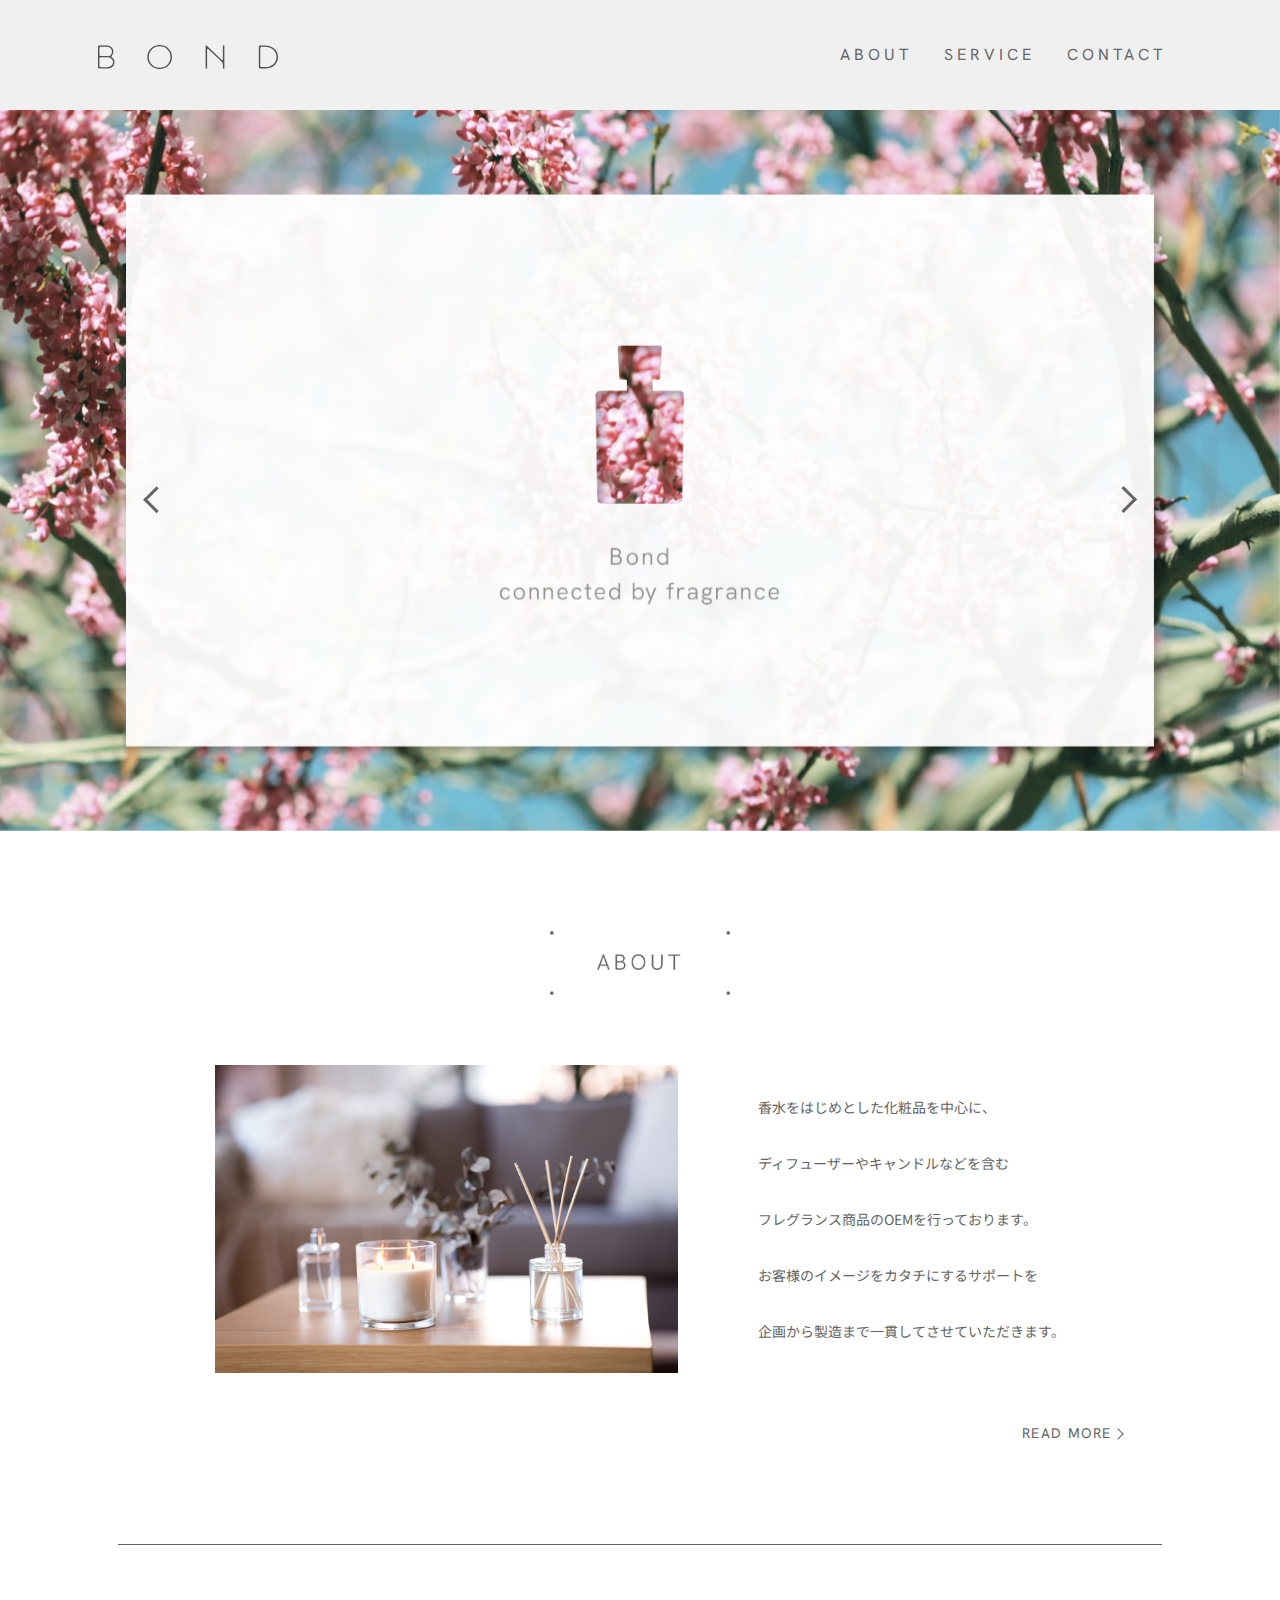
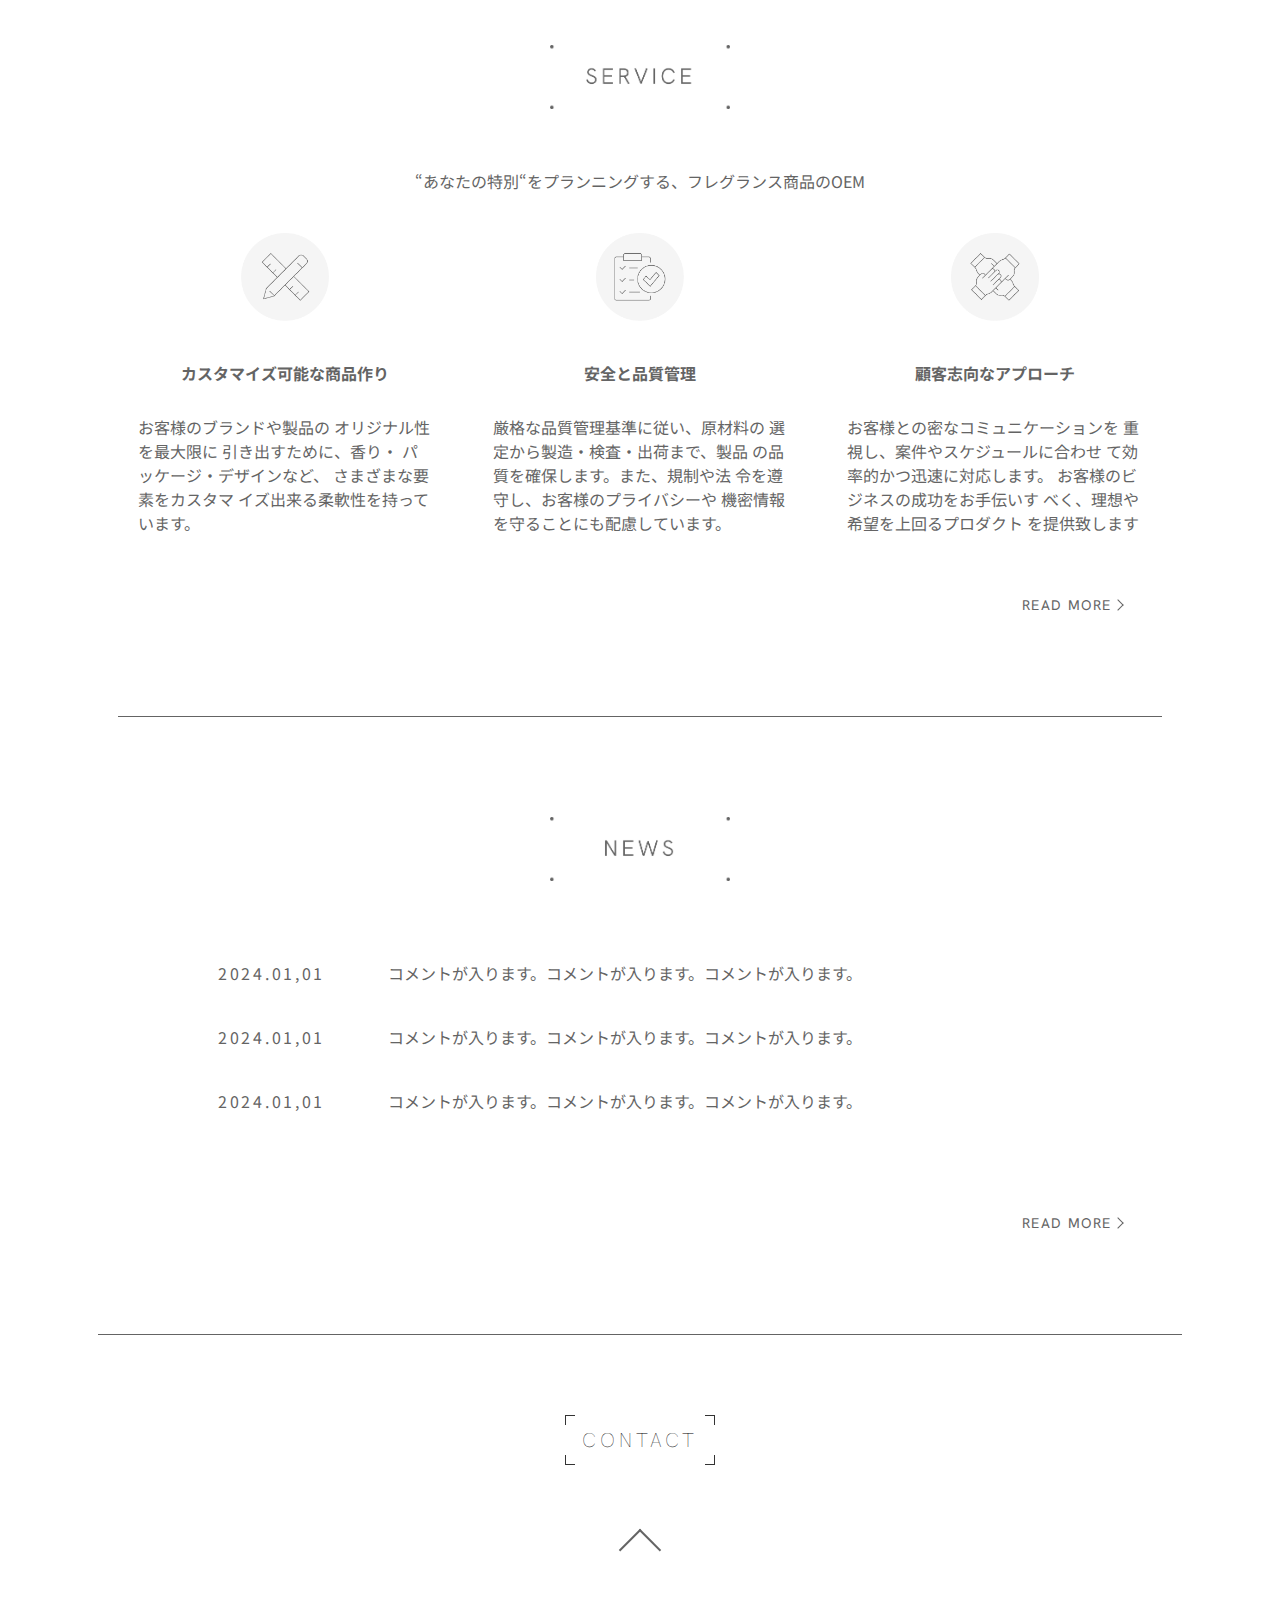
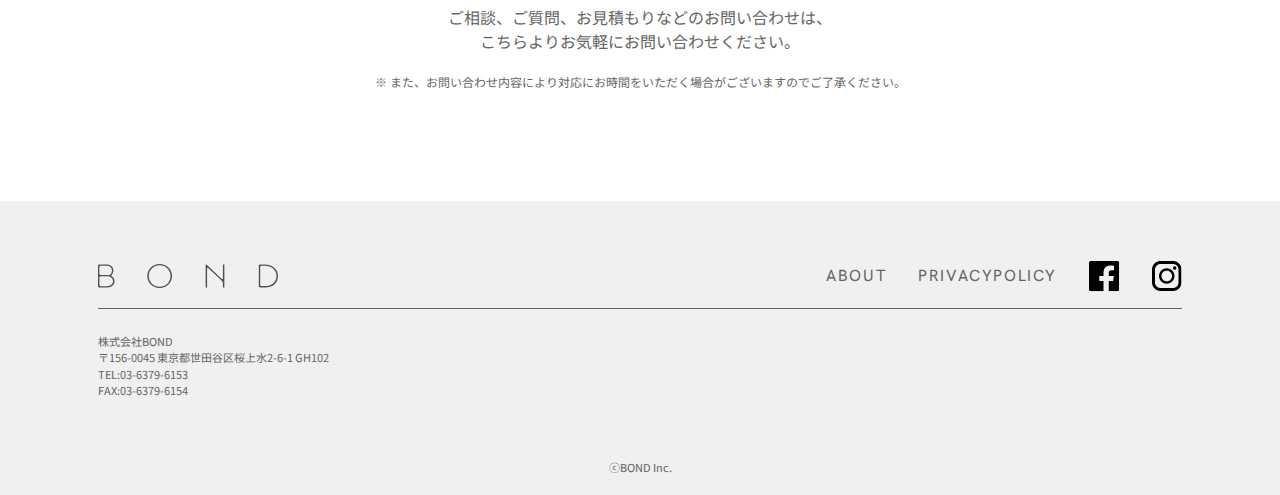
<file: html/index.html>
<!doctype html>
<html lang="ja">
<head>
<meta charset="utf-8">
<meta http-equiv="X-UA-Compatible" content="IE=edge">
<meta name="viewport" content="width=device-width, initial-scale=1.0">
<title>BOND</title>
<link rel="preconnect" href="https://fonts.googleapis.com">
<link rel="preconnect" href="https://fonts.gstatic.com" crossorigin>
<link href="https://fonts.googleapis.com/css2?family=Hanken+Grotesk:ital,wght@0,100..900;1,100..900&family=Noto+Sans+JP:wght@100..900&display=swap" rel="stylesheet">
<link
  rel="stylesheet"
  href="https://cdn.jsdelivr.net/npm/swiper@11/swiper-bundle.min.css"
/>
<link rel="stylesheet" href="assets/css/common.css">
<script src="https://code.jquery.com/jquery-3.6.0.min.js" integrity="sha256-/xUj+3OJU5yExlq6GSYGSHk7tPXikynS7ogEvDej/m4=" crossorigin="anonymous"></script> 
<script src="assets/js/script.js" defer></script>
</head>

<body>
<header class="header">
  <div class="header__inner">
    <h1 class="header__logo"><a href="/"><img src="assets/img/logo.svg" alt="BOND"></a></h1>
    <button id="hamburger" class="hamburger" aria-label="メニューを開く" aria-controls="gnav" aria-expanded="false"> <span class="hamburger__line" aria-hidden="true"></span> </button>
    <nav id="gnav" class="gnav" aria-label="メインメニュー">
      <ul class="gnav__list">
        <li class="gnav__item"><a href="about/index.html" class="gnav__link">ABOUT</a></li>
        <li class="gnav__item"><a href="service/index.html" class="gnav__link">SERVICE</a></li>
        <li class="gnav__item"><a href="contact/index.html" class="gnav__link">CONTACT</a></li>
      </ul>
      <ul class="spmenu__sns">
        <li><a href="#" target="_blank"><img src="assets/img/facebook.png" alt="Facebook"/></a></li>
        <li><a href="#" target="_blank"><img src="assets/img/insta.png" alt="Instagram"/></a></li>
      </ul>
    </nav>
  </div>
</header>
<main class="main-contents">
  <div class="mv">
    <div class="swiper mvSwiper">
      <div class="swiper-wrapper">
        <div class="swiper-slide">
          <picture>
            <source media="(min-width:767px)" srcset="assets/img/main1.jpg">
            <img src="assets/img/main_sp1.jpg" alt=""/> </picture>
        </div>
        <div class="swiper-slide">
          <picture>
            <source media="(min-width:767px)" srcset="assets/img/main2.jpg">
            <img src="assets/img/main_sp2.jpg" alt=""/> </picture>
        </div>
        <div class="swiper-slide">
          <picture>
            <source media="(min-width:767px)" srcset="assets/img/main3.jpg">
            <img src="assets/img/main_sp3.jpg" alt=""/> </picture>
        </div>
        <div class="swiper-slide">
          <picture>
            <source media="(min-width:767px)" srcset="assets/img/main4.jpg">
            <img src="assets/img/main_sp4.jpg" alt=""/> </picture>
        </div>
      </div>
      <div class="swiper-button-next"></div>
      <div class="swiper-button-prev"></div>
    </div>
  </div>
  <div class="container">
    <section class="section">
      <h2 class="section__title"><img src="assets/img/bn_about.png" alt="About"/></h2>
      <div class="about">
        <figure class="about__thumb"><img src="assets/img/top1.jpg" alt=""/></figure>
        <div class="about__body">
          <p class="about__text">香水をはじめとした化粧品を中心に、<br>
            ディフューザーやキャンドルなどを含む<br>
            フレグランス商品のOEMを行っております。<br>
            お客様のイメージをカタチにするサポートを<br>
            企画から製造まで一貫してさせていただきます。</p>
        </div>
      </div>
      <p class="section__button"><a href="#" class="button--sm">READ MORE</a></p>
    </section>
    <section class="section section--border">
      <h2 class="section__title"><img src="assets/img/bn_service.png" alt="Service"/></h2>
      <p class="section__lead service__lead">“あなたの特別“をプランニングする、<span>フレグランス商品のOEM</span></p>
      <div class="grid grid--pc3col card-list service__list">
        <section class="grid__item card">
          <div class="card__body">
            <h3 class="card__title">カスタマイズ可能な商品作り</h3>
            <p class="card__text">お客様のブランドや製品の
              オリジナル性を最大限に
              引き出すために、香り・
              パッケージ・デザインなど、
              さまざまな要素をカスタマ
              イズ出来る柔軟性を持っています。</p>
          </div>
          <div class="card__image"> <img src="assets/img/icon1.png" alt=""/> </div>
        </section>
        <section class="grid__item card">
          <div class="card__body">
            <h3 class="card__title">安全と品質管理</h3>
            <p class="card__text">厳格な品質管理基準に従い、原材料の
              選定から製造・検査・出荷まで、製品
              の品質を確保します。また、規制や法
              令を遵守し、お客様のプライバシーや
              機密情報を守ることにも配慮しています。</p>
          </div>
          <div class="card__image"> <img src="assets/img/icon2.png" alt=""/> </div>
        </section>
        <section class="grid__item card">
          <div class="card__body">
            <h3 class="card__title">顧客志向なアプローチ</h3>
            <p class="card__text">お客様との密なコミュニケーションを
              重視し、案件やスケジュールに合わせ
              て効率的かつ迅速に対応します。
              お客様のビジネスの成功をお手伝いす
              べく、理想や希望を上回るプロダクト
              を提供致します</p>
          </div>
          <div class="card__image"> <img src="assets/img/icon3.png" alt=""/> </div>
        </section>
      </div>
      <p class="section__button"><a href="#" class="button--sm">READ MORE</a></p>
    </section>
    <section class="section section--border">
      <h2 class="section__title"><img src="assets/img/bn_news.png" alt="News"/></h2>
      <dl class="news">
        <div class="news__item">
          <dt class="news__date">
            <time>2024.01,01</time>
          </dt>
          <dd class="news__data">コメントが入ります。コメントが入ります。コメントが入ります。</dd>
        </div>
        <div class="news__item">
          <dt class="news__date">
            <time>2024.01,01</time>
          </dt>
          <dd class="news__data">コメントが入ります。コメントが入ります。コメントが入ります。</dd>
        </div>
        <div class="news__item">
          <dt class="news__date">
            <time>2024.01,01</time>
          </dt>
          <dd class="news__data">コメントが入ります。コメントが入ります。コメントが入ります。</dd>
        </div>
      </dl>
      <p class="section__button"><a href="#" class="button--sm">READ MORE</a></p>
    </section>
  </div>
</main>
<aside class="cv-area">
  <div class="container">
    <h2 class="section__title"><a href="contact/index.html" class="button"><span class="noselect">CONTACT</span></a></h2>
    <p class="cv-area__txt">ご相談、ご質問、お見積もりなどのお問い合わせは、<br>
      こちらよりお気軽にお問い合わせください。 </p>
    <p class="cv-area__attention">※ また、お問い合わせ内容により対応にお時間をいただく場合がございますのでご了承ください。</p>
  </div>
</aside>
<footer class="footer">
  <div class="footer__inner">
    <ul class="footer__sns">
      <li><a href="#" target="_blank"><img src="assets/img/facebook.png" alt="Facebook"/></a></li>
      <li><a href="#" target="_blank"><img src="assets/img/insta.png" alt="Instagram"/></a></li>
    </ul>
    <div class="footer__link">
      <ul class="footer__menu">
        <li><a href="#">ABOUT</a></li>
        <li><a href="#">PRIVACYPOLICY</a></li>
        <li class="footer__menu-pc"><a href="#" target="_blank"><img src="assets/img/facebook.png" alt="Facebook"/></a></li>
        <li class="footer__menu-pc"><a href="#" target="_blank"><img src="assets/img/insta.png" alt="Instagram"/></a></li>
      </ul>
      <div class="footer__logo"><a href="/"><img src="assets/img/logo.svg" alt="BOND"></a></div>
    </div>
    <p class="footer__info">株式会社BOND<br>
      〒156-0045 東京都世田谷区桜上水2-6-1 GH102<br>
      TEL:03-6379-6153<br>
      FAX:03-6379-6154</p>
    <p class="footer__copyright"><small lang="en">ⓒBOND Inc.</small></p>
  </div>
</footer>
<script src="https://cdn.jsdelivr.net/npm/swiper@11/swiper-bundle.min.js"></script> 
</body>
</html>
</file>
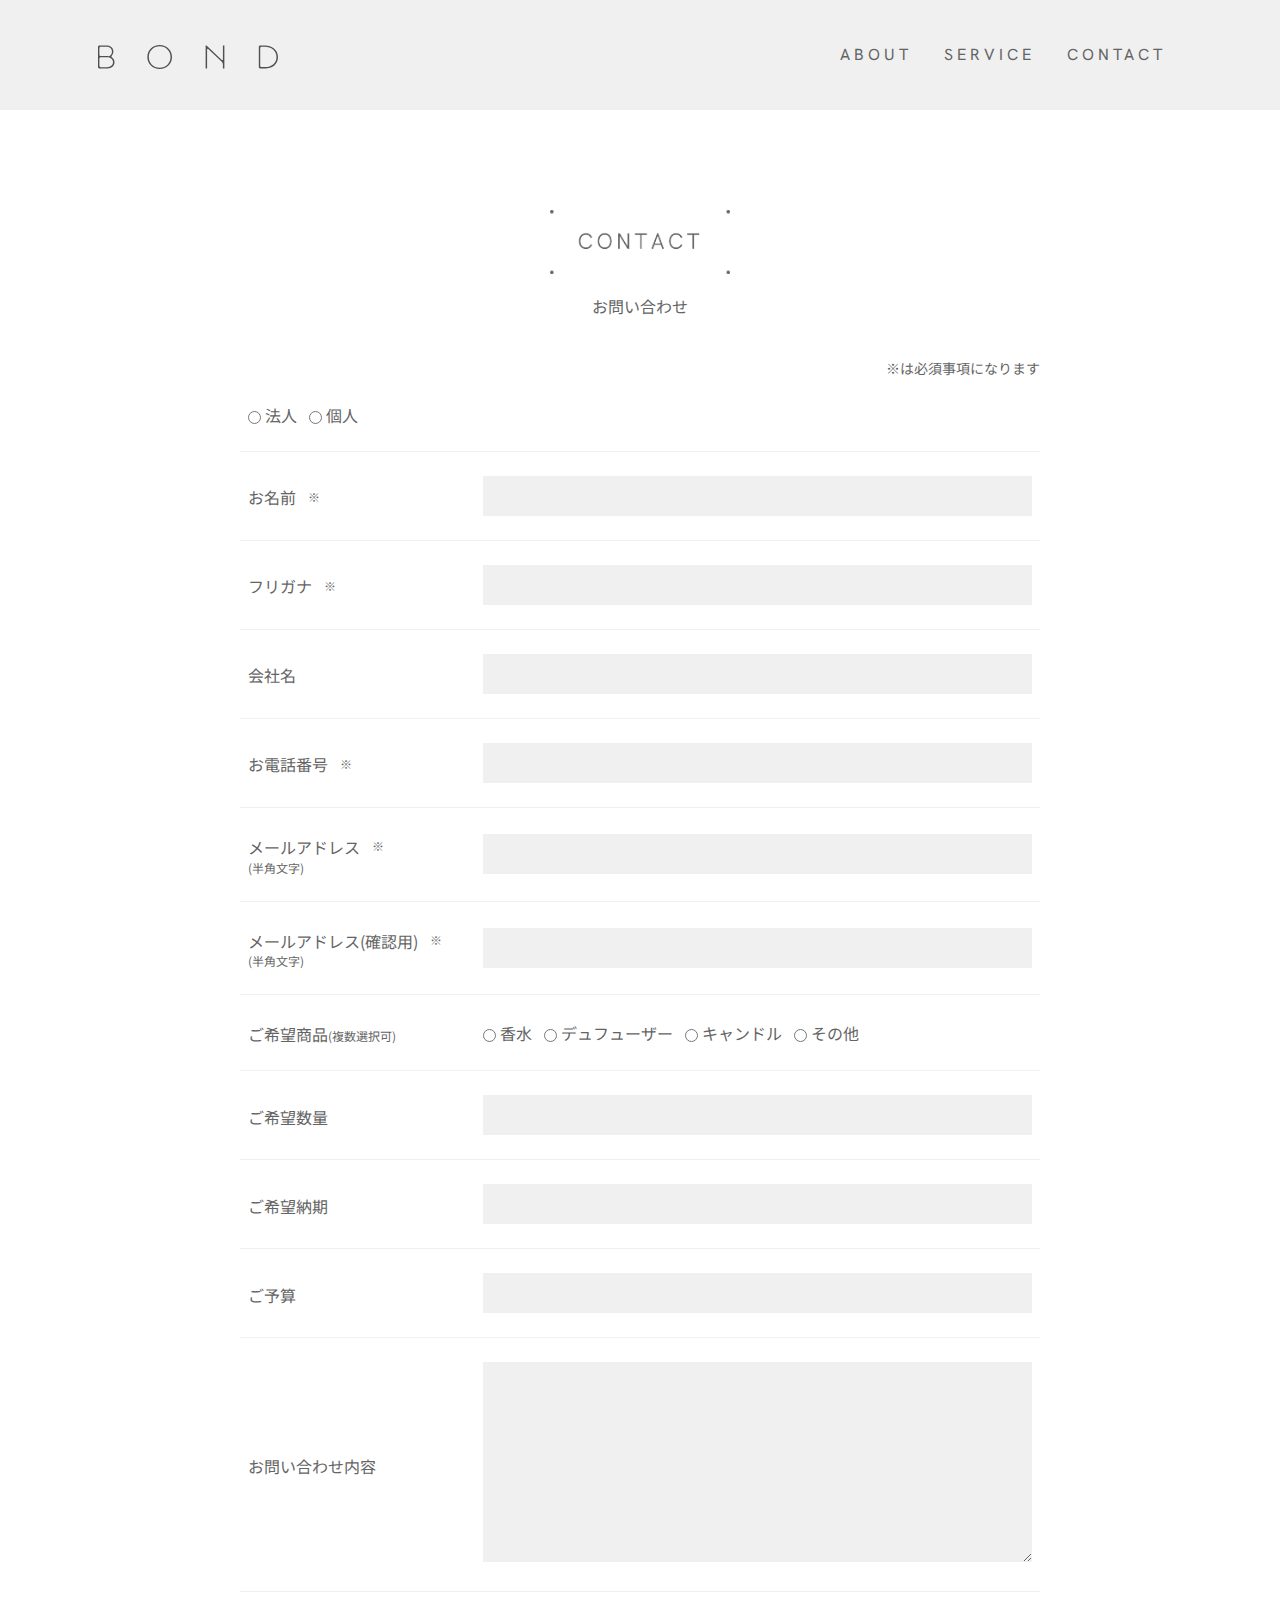
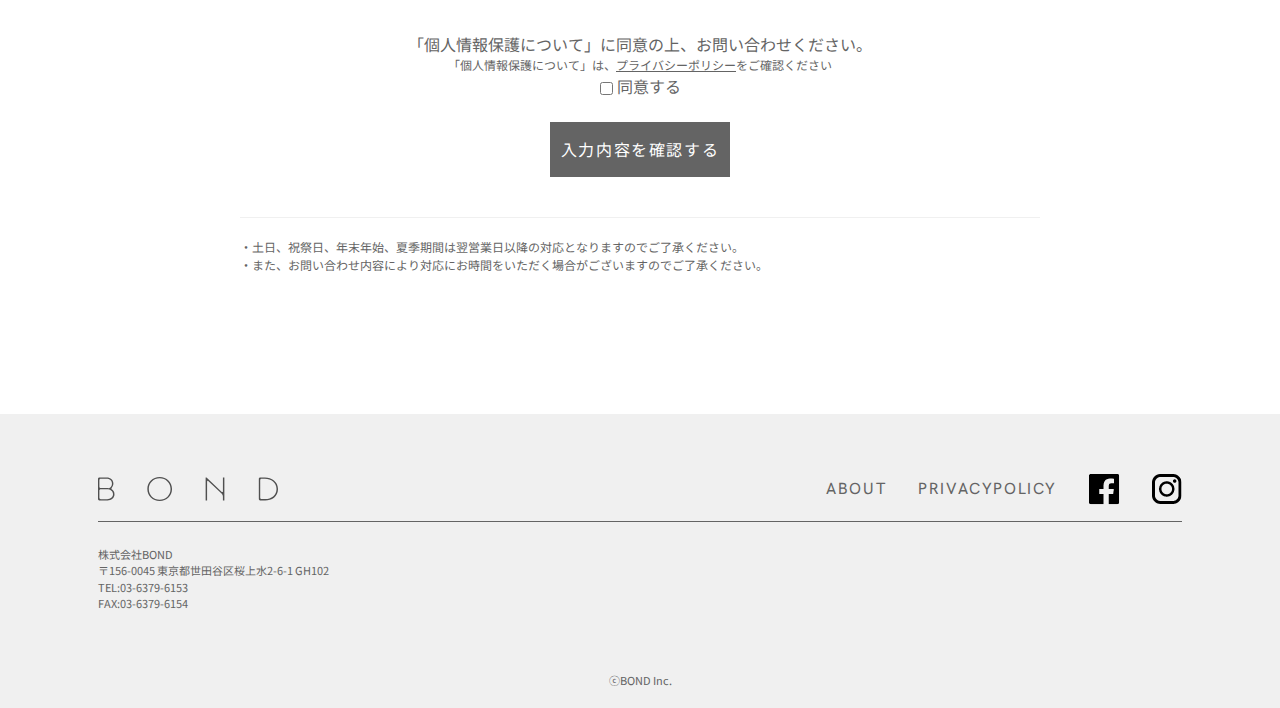
<file: bond-product/contact/index.html>
<!doctype html>
<html lang="ja">
<head>
<meta charset="utf-8">
<meta http-equiv="X-UA-Compatible" content="IE=edge">
<meta name="viewport" content="width=device-width, initial-scale=1.0">
<title>Contact｜BOND</title>
<link rel="preconnect" href="https://fonts.googleapis.com">
<link rel="preconnect" href="https://fonts.gstatic.com" crossorigin>
<link href="https://fonts.googleapis.com/css2?family=Hanken+Grotesk:ital,wght@0,100..900;1,100..900&family=Noto+Sans+JP:wght@100..900&display=swap" rel="stylesheet">
<link rel="stylesheet" href="../assets/css/common.css">
<script src="https://code.jquery.com/jquery-3.6.0.min.js" integrity="sha256-/xUj+3OJU5yExlq6GSYGSHk7tPXikynS7ogEvDej/m4=" crossorigin="anonymous"></script> 
<script src="../assets/js/script.js" defer></script>
</head>

<body>
<header class="header">
  <div class="header__inner">
    <p class="header__logo"><a href="../index.html"><img src="../assets/img/logo.svg" alt="BOND"></a></p>
    <button id="hamburger" class="hamburger" aria-label="メニューを開く" aria-controls="gnav" aria-expanded="false"> <span class="hamburger__line" aria-hidden="true"></span> </button>
    <nav id="gnav" class="gnav" aria-label="メインメニュー">
      <ul class="gnav__list">
        <li class="gnav__item"><a href="../about/index.html" class="gnav__link">ABOUT</a></li>
        <li class="gnav__item"><a href="../service/index.html" class="gnav__link">SERVICE</a></li>
        <li class="gnav__item"><a href="../contact/index.html" class="gnav__link">CONTACT</a></li>
      </ul>
      <ul class="spmenu__sns">
        <li><a href="#" target="_blank"><img src="../assets/img/facebook.png" alt="Facebook"/></a></li>
        <li><a href="#" target="_blank"><img src="../assets/img/insta.png" alt="Instagram"/></a></li>
      </ul>
    </nav>
  </div>
</header>
<main class="main-contents">
  <div class="container">
    <section class="section">
      <h1 class="section__title"><img src="../assets/img/bn_contact.png" alt="Contact"/></h1>
      <p class="section__subtitle">お問い合わせ</p>
      <!-- フォーム -->
      <div class="form">
        <p class="contact__attention">※は必須事項になります</p>
        <form action="">
          <div class="form-inner">
            <div class="form-input js-clearableRadio"> <span class="radio-inner">
              <input type="radio" id="houzin" name="q1" value="houzin">
              <label for="houzin">法人</label>
              </span> <span class="radio-inner">
              <input type="radio" id="kozin" name="q1" value="kozin">
              <label for="kozin">個人</label>
              </span> </div>
          </div>
          <div class="form-inner">
            <div class="form-label">
              <label for="name">お名前</label>
              <span class="required">※</span> </div>
            <div class="form-input">
              <input type="text" id="name" name="name" required>
            </div>
          </div>
          <div class="form-inner">
            <div class="form-label">
              <label for="kana">フリガナ</label>
              <span class="required">※</span> </div>
            <div class="form-input">
              <input type="text" id="kana" name="name" required>
            </div>
          </div>
          <div class="form-inner">
            <div class="form-label">
              <label for="company">会社名</label>
            </div>
            <div class="form-input">
              <input type="text" id="company" name="name" required>
            </div>
          </div>
          <div class="form-inner">
            <div class="form-label">
              <label for="tel">お電話番号</label>
              <span class="required">※</span> </div>
            <div class="form-input">
              <input type="text" id="tel" name="name" required>
            </div>
          </div>
          <div class="form-inner">
            <div class="form-label">
              <label for="form-email-1">メールアドレス</label>
              <span class="required">※</span>
              <p class="form-note">(半角文字)</p>
            </div>
            <div class="form-input">
              <input type="email" id="form-email-1" name="email" autocomplete="email" required>
            </div>
          </div>
          <div class="form-inner">
            <div class="form-label">
              <label for="form-email-2">メールアドレス(確認用)</label>
              <span class="required">※</span>
              <p class="form-note">(半角文字)</p>
            </div>
            <div class="form-input">
              <input type="email" id="form-email-2" name="email" autocomplete="email" required>
            </div>
          </div>
          <div class="form-inner">
            <div class="form-label">
              <label for="form-item">ご希望商品<span class="form-note">(複数選択可)</span></label>
            </div>
            <div class="form-input js-clearableRadio"> <span class="radio-inner">
              <input type="radio" id="item1" name="" value="item1">
              <label for="item1">香水</label>
              </span> <span class="radio-inner">
              <input type="radio" id="item2" name="" value="item2">
              <label for="item2">デュフューザー</label>
              </span> <span class="radio-inner">
              <input type="radio" id="item3" name="" value="item3">
              <label for="item3">キャンドル</label>
              </span> <span class="radio-inner">
              <input type="radio" id="item4" name="" value="item4">
              <label for="item4">その他</label>
              </span> </div>
          </div>
          <div class="form-inner">
            <div class="form-label">
              <label for="form-num1">ご希望数量</label>
            </div>
            <div class="form-input">
              <input type="text" id="form-num1" name="" required>
            </div>
          </div>
          <div class="form-inner">
            <div class="form-label">
              <label for="form-num2">ご希望納期</label>
            </div>
            <div class="form-input">
              <input type="text" id="form-num2" name="" required>
            </div>
          </div>
          <div class="form-inner">
            <div class="form-label">
              <label for="form-num3">ご予算</label>
            </div>
            <div class="form-input">
              <input type="text" id="form-num3" name="" required>
            </div>
          </div>
          <div class="form-inner">
            <div class="form-label">
              <label for="form-details">お問い合わせ内容</label>
            </div>
            <div class="form-input">
              <textarea id="form-details" name="details"></textarea>
            </div>
          </div>
          <div class="form-privacy">
            <p>「個人情報保護について」に同意の上、お問い合わせください。</p>
            <p class="form-note">「個人情報保護について」は、<a href="#">プライバシーポリシー</a>をご確認ください</p>
            <label>
              <input type="checkbox">
              同意する</label>
            <button type="submit" class="form-btn">入力内容を確認する</button>
          </div>
          <p class="form-note">・土日、祝祭日、年末年始、夏季期間は翌営業日以降の対応となりますのでご了承ください。<br>
            ・また、お問い合わせ内容により対応にお時間をいただく場合がございますのでご了承ください。</p>
        </form>
      </div>
    </section>
  </div>
</main>
<footer class="footer">
  <div class="footer__inner">
    <ul class="footer__sns">
      <li><a href="#" target="_blank"><img src="../assets/img/facebook.png" alt="Facebook"/></a></li>
      <li><a href="#" target="_blank"><img src="../assets/img/insta.png" alt="Instagram"/></a></li>
    </ul>
    <div class="footer__link">
      <ul class="footer__menu">
        <li><a href="#">ABOUT</a></li>
        <li><a href="#">PRIVACYPOLICY</a></li>
        <li class="footer__menu-pc"><a href="#" target="_blank"><img src="../assets/img/facebook.png" alt="Facebook"/></a></li>
        <li class="footer__menu-pc"><a href="#" target="_blank"><img src="../assets/img/insta.png" alt="Instagram"/></a></li>
      </ul>
      <div class="footer__logo"><a href="/"><img src="../assets/img/logo.svg" alt="BOND"></a></div>
    </div>
    <p class="footer__info">株式会社BOND<br>
      〒156-0045 東京都世田谷区桜上水2-6-1 GH102<br>
      TEL:03-6379-6153<br>
      FAX:03-6379-6154</p>
    <p class="footer__copyright"><small lang="en">ⓒBOND Inc.</small></p>
  </div>
</footer>
</body>
</html>
</file>
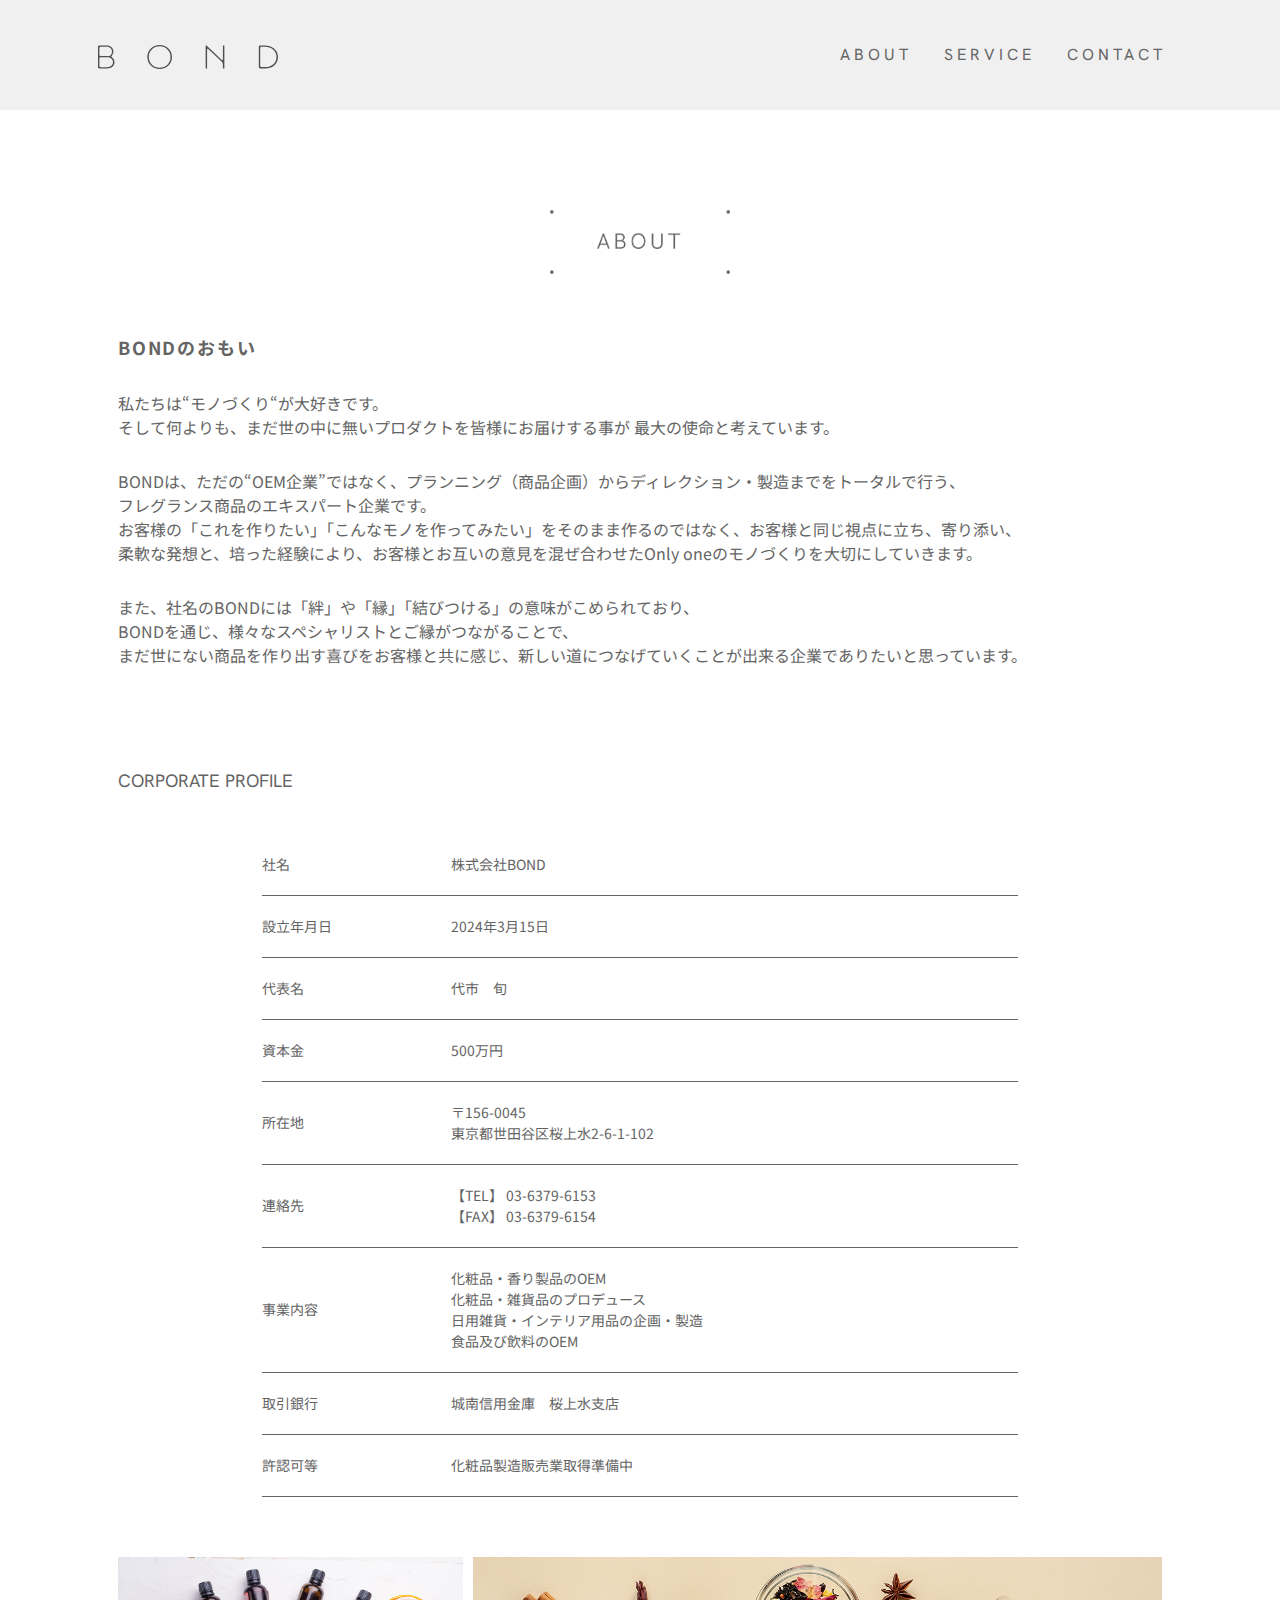
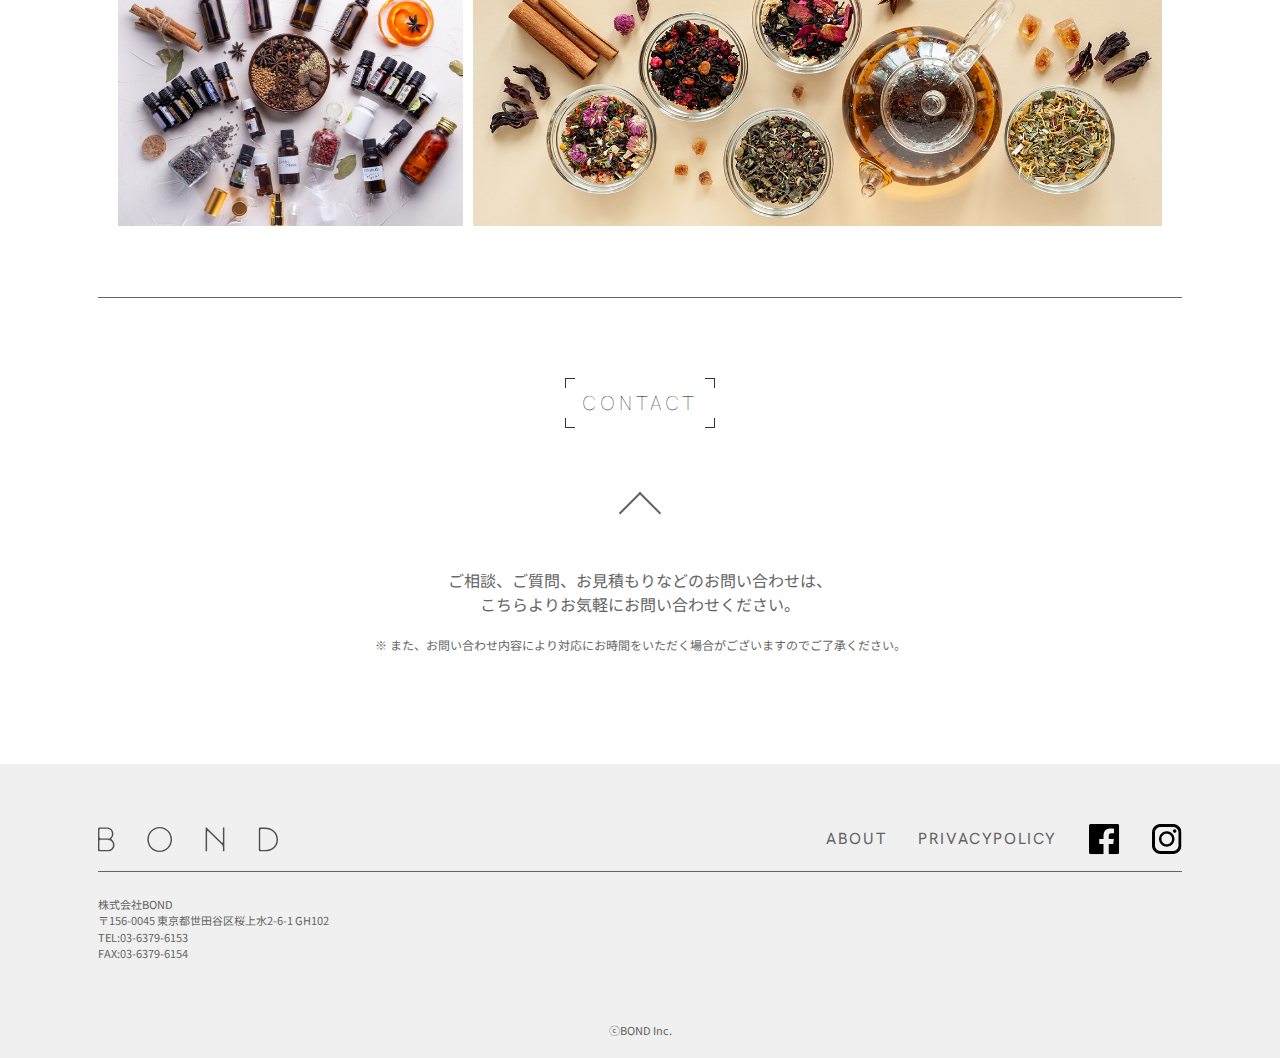
<file: html/about/index.html>
<!doctype html>
<html lang="ja">
<head>
<meta charset="utf-8">
<meta http-equiv="X-UA-Compatible" content="IE=edge">
<meta name="viewport" content="width=device-width, initial-scale=1.0">
<title>About｜BOND</title>
<link rel="preconnect" href="https://fonts.googleapis.com">
<link rel="preconnect" href="https://fonts.gstatic.com" crossorigin>
<link href="https://fonts.googleapis.com/css2?family=Hanken+Grotesk:ital,wght@0,100..900;1,100..900&family=Noto+Sans+JP:wght@100..900&display=swap" rel="stylesheet">
<link rel="stylesheet" href="../assets/css/common.css">
<script src="https://code.jquery.com/jquery-3.6.0.min.js" integrity="sha256-/xUj+3OJU5yExlq6GSYGSHk7tPXikynS7ogEvDej/m4=" crossorigin="anonymous"></script> 
<script src="../assets/js/script.js" defer></script>
</head>

<body>
<header class="header">
  <div class="header__inner">
    <p class="header__logo"><a href="../index.html"><img src="../assets/img/logo.svg" alt="BOND"></a></p>
    <button id="hamburger" class="hamburger" aria-label="メニューを開く" aria-controls="gnav" aria-expanded="false"> <span class="hamburger__line" aria-hidden="true"></span> </button>
    <nav id="gnav" class="gnav" aria-label="メインメニュー">
      <ul class="gnav__list">
        <li class="gnav__item"><a href="../about/index.html" class="gnav__link">ABOUT</a></li>
        <li class="gnav__item"><a href="../service/index.html" class="gnav__link">SERVICE</a></li>
        <li class="gnav__item"><a href="../contact/index.html" class="gnav__link">CONTACT</a></li>
      </ul>
      <ul class="spmenu__sns">
        <li><a href="#" target="_blank"><img src="../assets/img/facebook.png" alt="Facebook"/></a></li>
        <li><a href="#" target="_blank"><img src="../assets/img/insta.png" alt="Instagram"/></a></li>
      </ul>
    </nav>
  </div>
</header>
<main class="main-contents">
  <div class="container">
    <section class="section">
      <h1 class="section__title"><img src="../assets/img/bn_about.png" alt="About"/></h1>
      <div class="page-intro">
        <h2 class="page-intro__header">BONDのおもい</h2>
        <p class="page-intro__txt">私たちは“モノづくり“が大好きです。<br>
          そして何よりも、まだ世の中に無いプロダクトを皆様にお届けする事が 最大の使命と考えています。</p>
        <p class="page-intro__txt">BONDは、ただの“OEM企業”ではなく、プランニング（商品企画）からディレクション・製造までをトータルで行う、<br>
          フレグランス商品のエキスパート企業です。<br>
          お客様の「これを作りたい」「こんなモノを作ってみたい」をそのまま作るのではなく、お客様と同じ視点に立ち、寄り添い、<br>
          柔軟な発想と、培った経験により、お客様とお互いの意見を混ぜ合わせたOnly oneのモノづくりを大切にしていきます。</p>
        <p class="page-intro__txt">また、社名のBONDには「絆」や「縁」「結びつける」の意味がこめられており、<br>
          BONDを通じ、様々なスペシャリストとご縁がつながることで、<br>
          まだ世にない商品を作り出す喜びをお客様と共に感じ、新しい道につなげていくことが出来る企業でありたいと思っています。</p>
      </div>
    </section>
    <section class="section">
      <h2 class="company__header">CORPORATE  PROFILE</h2>
      <div class="table">
        <table>
          <tbody>
            <tr>
              <th> 社名 </th>
              <td>株式会社BOND</td>
            </tr>
            <tr>
              <th> 設立年月日 </th>
              <td>2024年3月15日</td>
            </tr>
            <tr>
              <th> 代表名 </th>
              <td>代市　旬</td>
            </tr>
            <tr>
              <th> 資本金 </th>
              <td>500万円</td>
            </tr>
            <tr>
              <th> 所在地 </th>
              <td>〒156-0045<br>
                東京都世田谷区桜上水2-6-1-102</td>
            </tr>
            <tr>
              <th> 連絡先 </th>
              <td>【TEL】  03-6379-6153<br>
                【FAX】  03-6379-6154</td>
            </tr>
            <tr>
              <th> 事業内容 </th>
              <td>化粧品・香り製品のOEM<br>
                化粧品・雑貨品のプロデュース<br>
                日用雑貨・インテリア用品の企画・製造<br>
                食品及び飲料のOEM</td>
            </tr>
            <tr>
              <th>取引銀行 </th>
              <td>城南信用金庫　桜上水支店</td>
            </tr>
            <tr>
              <th>許認可等 </th>
              <td>化粧品製造販売業取得準備中</td>
            </tr>
          </tbody>
        </table>
      </div>
      <div class="about__img"> <img src="../assets/img/about1.jpg" alt=""/> <img src="../assets/img/about2.jpg" class="_sp-none" alt=""/> </div>
    </section>
  </div>
</main>
<aside class="cv-area">
  <div class="container">
    <h2 class="section__title"><a href="../contact/index.html" class="button"><span class="noselect">CONTACT</span></a></h2>
    <p class="cv-area__txt">ご相談、ご質問、お見積もりなどのお問い合わせは、<br>
      こちらよりお気軽にお問い合わせください。 </p>
    <p class="cv-area__attention">※ また、お問い合わせ内容により対応にお時間をいただく場合がございますのでご了承ください。</p>
  </div>
</aside>
<footer class="footer">
  <div class="footer__inner">
    <ul class="footer__sns">
      <li><a href="#" target="_blank"><img src="../assets/img/facebook.png" alt="Facebook"/></a></li>
      <li><a href="#" target="_blank"><img src="../assets/img/insta.png" alt="Instagram"/></a></li>
    </ul>
    <div class="footer__link">
      <ul class="footer__menu">
        <li><a href="#">ABOUT</a></li>
        <li><a href="#">PRIVACYPOLICY</a></li>
        <li class="footer__menu-pc"><a href="#" target="_blank"><img src="../assets/img/facebook.png" alt="Facebook"/></a></li>
        <li class="footer__menu-pc"><a href="#" target="_blank"><img src="../assets/img/insta.png" alt="Instagram"/></a></li>
      </ul>
      <div class="footer__logo"><a href="/"><img src="../assets/img/logo.svg" alt="BOND"></a></div>
    </div>
    <p class="footer__info">株式会社BOND<br>
      〒156-0045 東京都世田谷区桜上水2-6-1 GH102<br>
      TEL:03-6379-6153<br>
      FAX:03-6379-6154</p>
    <p class="footer__copyright"><small lang="en">ⓒBOND Inc.</small></p>
  </div>
</footer>
</body>
</html>
</file>
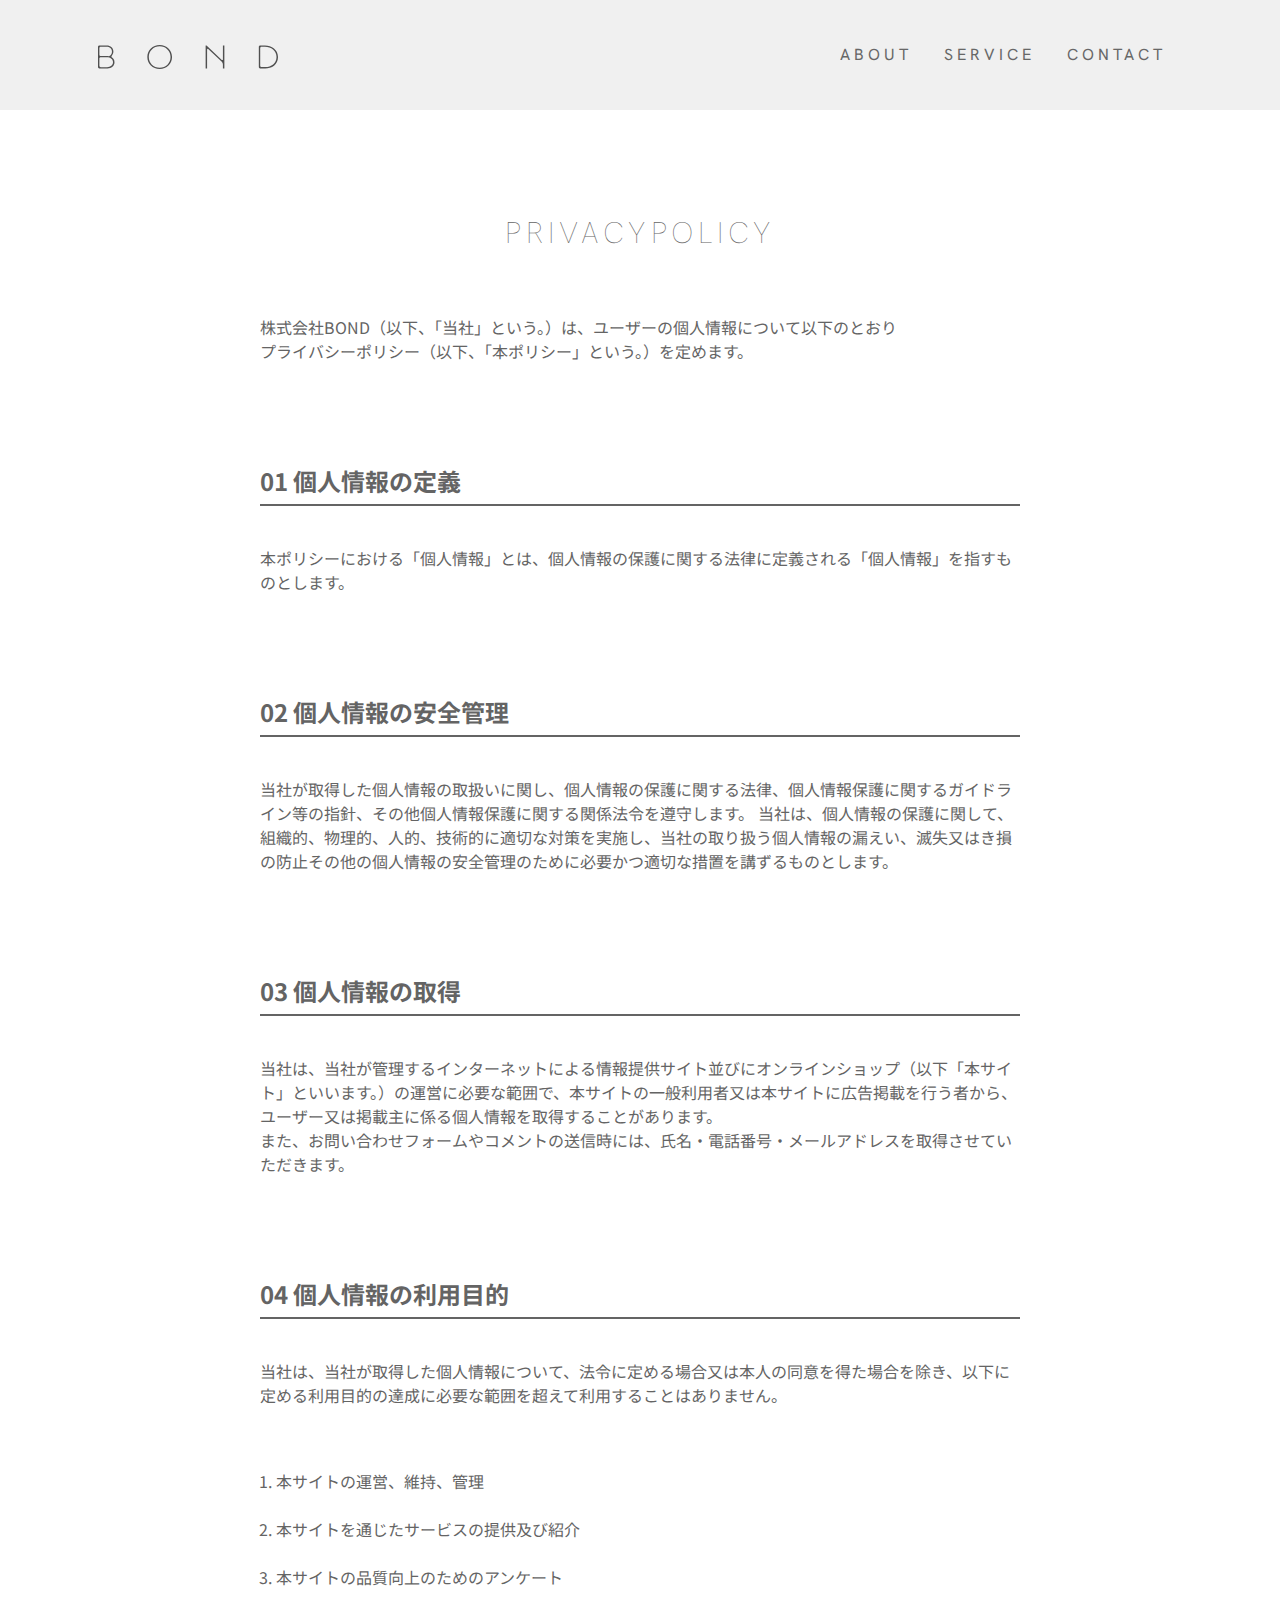
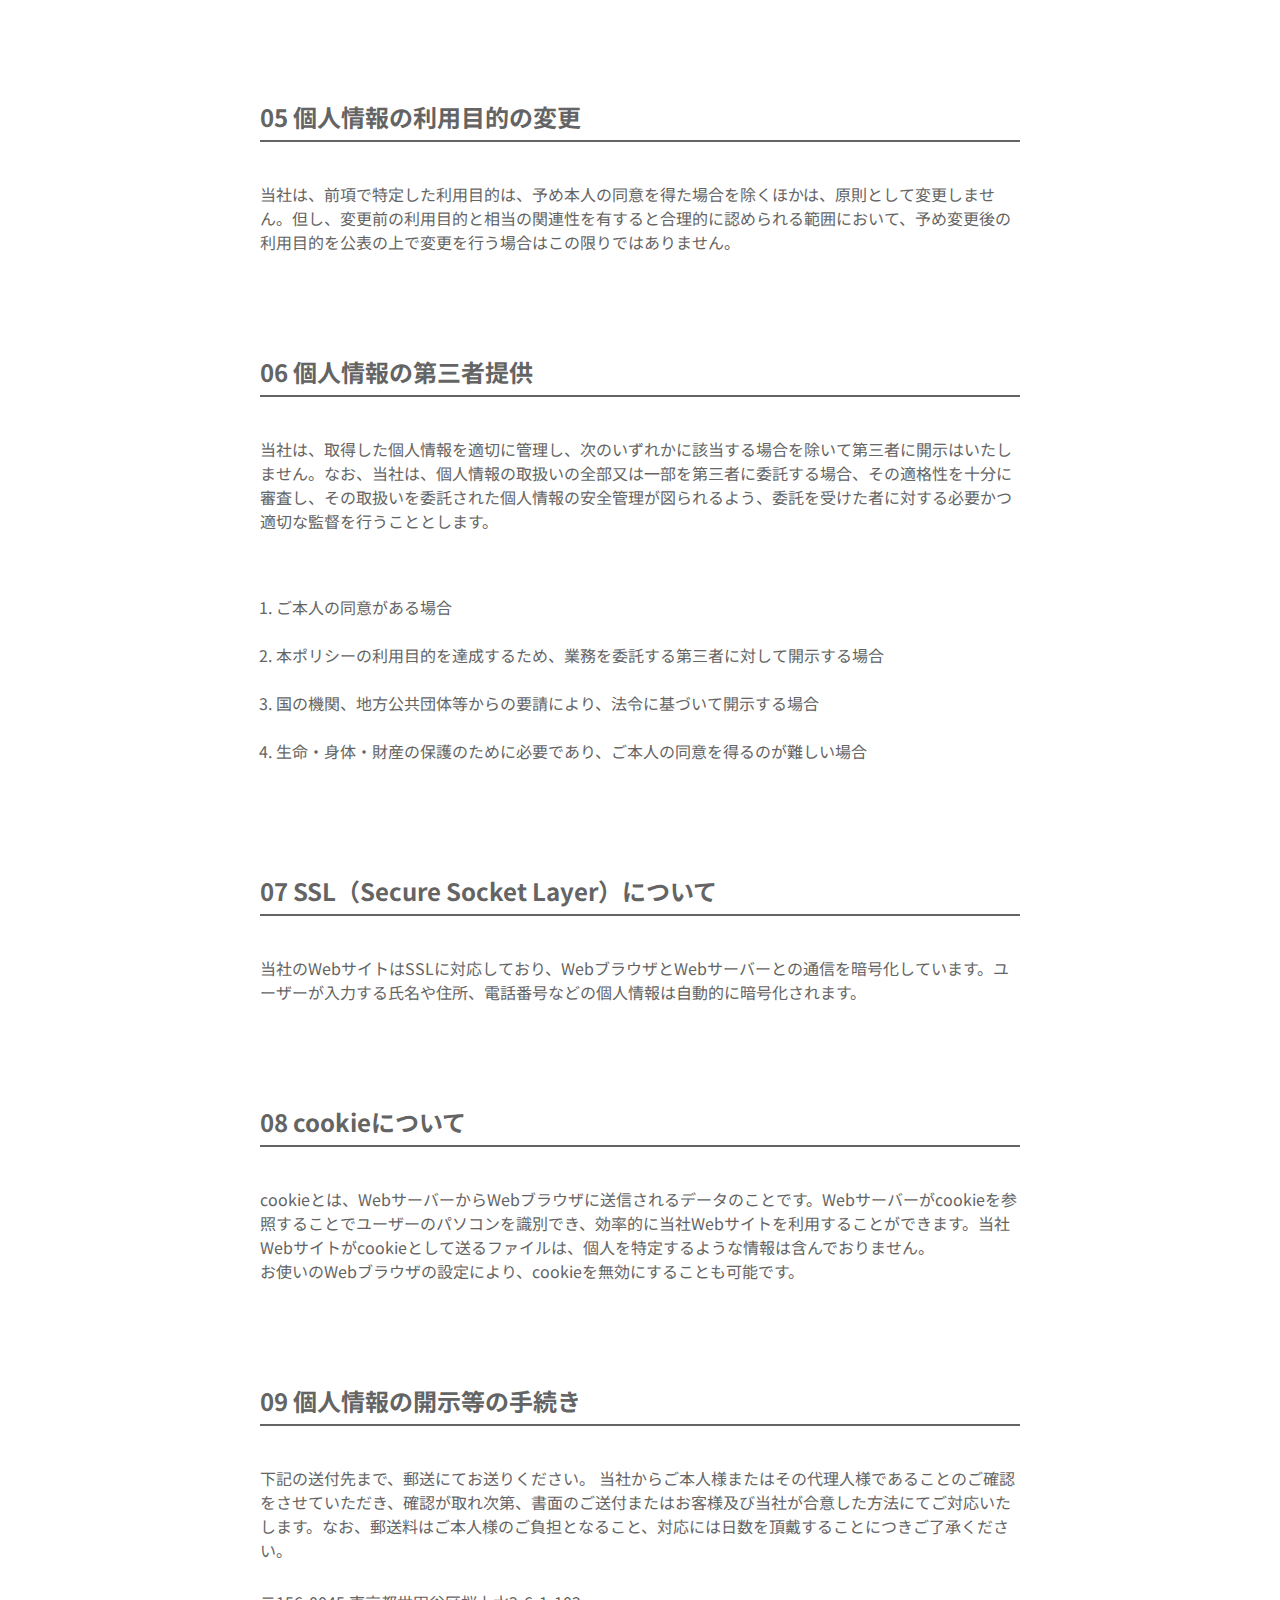
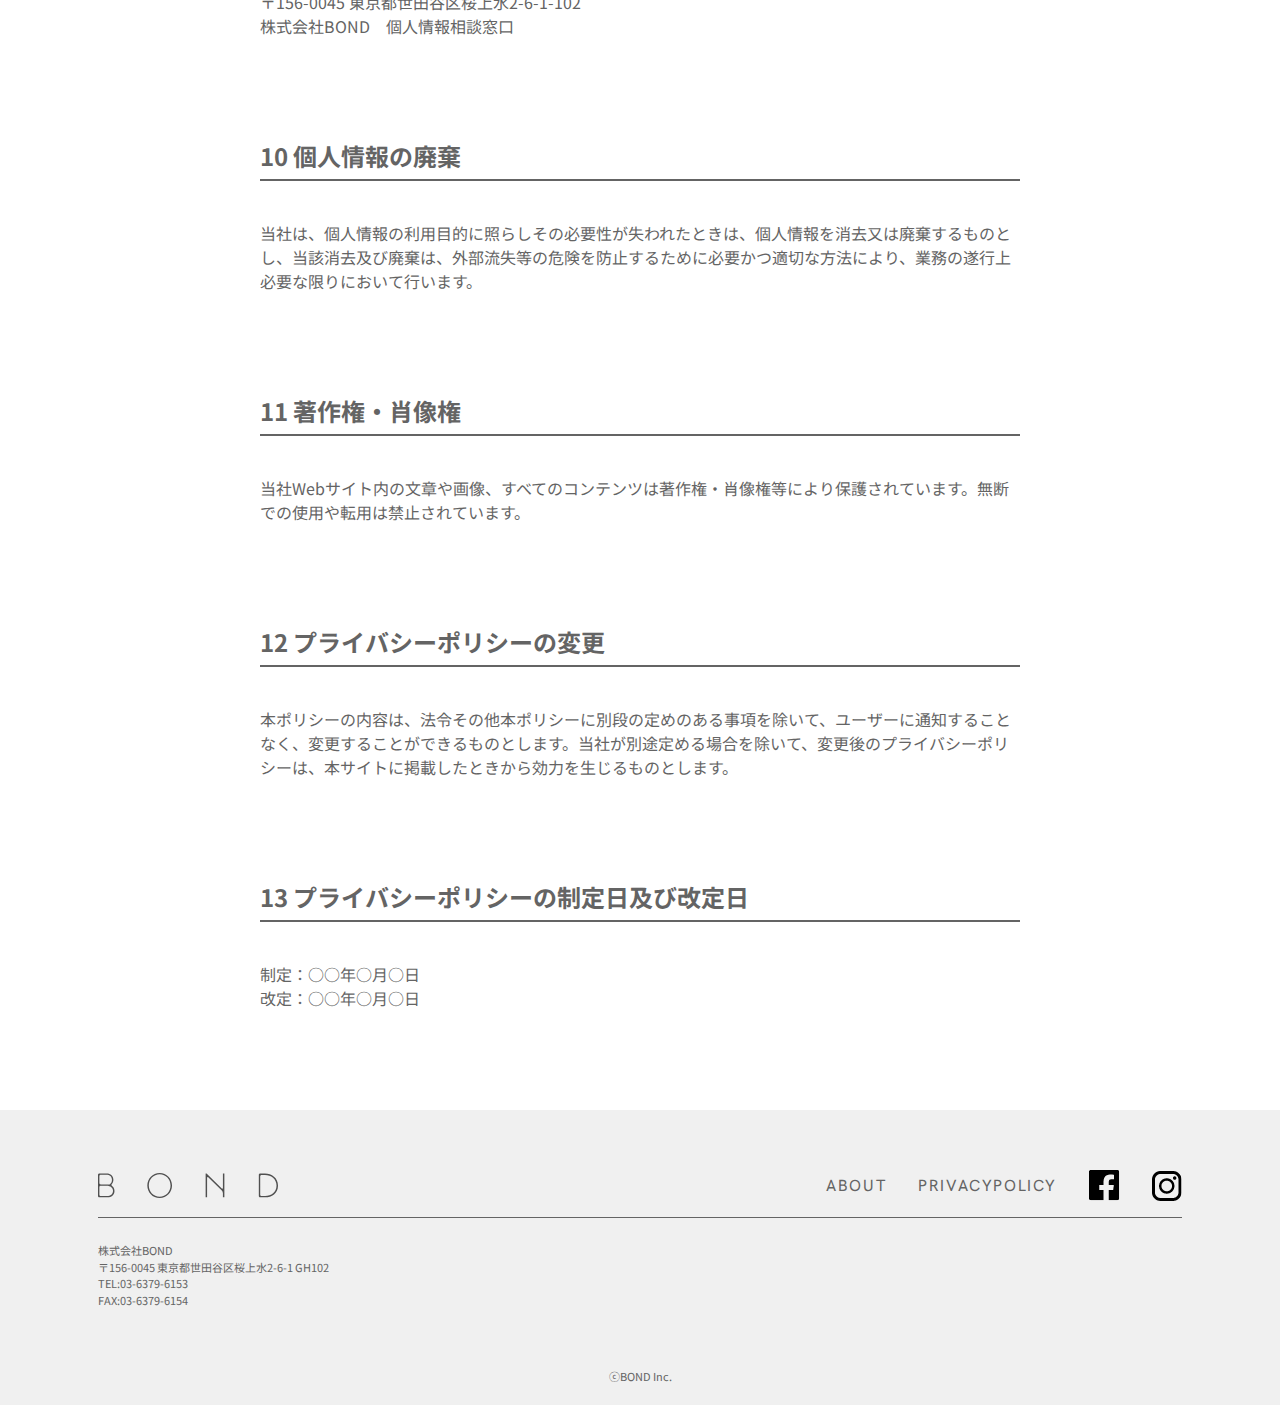
<file: html/privacy/index.html>
<!doctype html>
<html lang="ja">
<head>
<meta charset="utf-8">
<meta http-equiv="X-UA-Compatible" content="IE=edge">
<meta name="viewport" content="width=device-width, initial-scale=1.0">
<title>Privacy Policy｜BOND</title>
<link rel="preconnect" href="https://fonts.googleapis.com">
<link rel="preconnect" href="https://fonts.gstatic.com" crossorigin>
<link href="https://fonts.googleapis.com/css2?family=Hanken+Grotesk:ital,wght@0,100..900;1,100..900&family=Noto+Sans+JP:wght@100..900&display=swap" rel="stylesheet">
<link rel="stylesheet" href="../assets/css/common.css">
<script src="https://code.jquery.com/jquery-3.6.0.min.js" integrity="sha256-/xUj+3OJU5yExlq6GSYGSHk7tPXikynS7ogEvDej/m4=" crossorigin="anonymous"></script> 
<script src="../assets/js/script.js" defer></script>
</head>

<body>
<header class="header">
  <div class="header__inner">
    <p class="header__logo"><a href="../index.html"><img src="../assets/img/logo.svg" alt="BOND"></a></p>
    <button id="hamburger" class="hamburger" aria-label="メニューを開く" aria-controls="gnav" aria-expanded="false"> <span class="hamburger__line" aria-hidden="true"></span> </button>
    <nav id="gnav" class="gnav" aria-label="メインメニュー">
      <ul class="gnav__list">
        <li class="gnav__item"><a href="../about/index.html" class="gnav__link">ABOUT</a></li>
        <li class="gnav__item"><a href="../service/index.html" class="gnav__link">SERVICE</a></li>
        <li class="gnav__item"><a href="../contact/index.html" class="gnav__link">CONTACT</a></li>
      </ul>
      <ul class="spmenu__sns">
        <li><a href="#" target="_blank"><img src="../assets/img/facebook.png" alt="Facebook"/></a></li>
        <li><a href="#" target="_blank"><img src="../assets/img/insta.png" alt="Instagram"/></a></li>
      </ul>
    </nav>
  </div>
</header>
<main class="main-contents">
  <div class="container _narrow">
    <section class="section">
      <h1 class="section__title">PRIVACYPOLICY</h1>
      <p class="">株式会社BOND（以下、「当社」という。）は、ユーザーの個人情報について以下のとおり<br>
        プライバシーポリシー（以下、「本ポリシー」という。）を定めます。 </p>
      <div class="post-body">
        <h2>01 個人情報の定義</h2>
        <p>本ポリシーにおける「個人情報」とは、個人情報の保護に関する法律に定義される「個人情報」を指すものとします。</p>
        <h2>02 個人情報の安全管理</h2>
        <p>当社が取得した個人情報の取扱いに関し、個人情報の保護に関する法律、個人情報保護に関するガイドライン等の指針、その他個人情報保護に関する関係法令を遵守します。 当社は、個人情報の保護に関して、組織的、物理的、人的、技術的に適切な対策を実施し、当社の取り扱う個人情報の漏えい、滅失又はき損の防止その他の個人情報の安全管理のために必要かつ適切な措置を講ずるものとします。</p>
        <h2>03 個人情報の取得</h2>
        <p>当社は、当社が管理するインターネットによる情報提供サイト並びにオンラインショップ（以下「本サイト」といいます。）の運営に必要な範囲で、本サイトの一般利用者又は本サイトに広告掲載を行う者から、ユーザー又は掲載主に係る個人情報を取得することがあります。<br>
          また、お問い合わせフォームやコメントの送信時には、氏名・電話番号・メールアドレスを取得させていただきます。 </p>
        <h2>04 個人情報の利用目的</h2>
        <p>当社は、当社が取得した個人情報について、法令に定める場合又は本人の同意を得た場合を除き、以下に定める利用目的の達成に必要な範囲を超えて利用することはありません。</p>
        <ol>
          <li>本サイトの運営、維持、管理</li>
          <li>本サイトを通じたサービスの提供及び紹介</li>
          <li>本サイトの品質向上のためのアンケート</li>
        </ol>
        <h2>05 個人情報の利用目的の変更</h2>
        <p>当社は、前項で特定した利用目的は、予め本人の同意を得た場合を除くほかは、原則として変更しません。但し、変更前の利用目的と相当の関連性を有すると合理的に認められる範囲において、予め変更後の利用目的を公表の上で変更を行う場合はこの限りではありません。</p>
        <h2>06 個人情報の第三者提供</h2>
        <p>当社は、取得した個人情報を適切に管理し、次のいずれかに該当する場合を除いて第三者に開示はいたしません。なお、当社は、個人情報の取扱いの全部又は一部を第三者に委託する場合、その適格性を十分に審査し、その取扱いを委託された個人情報の安全管理が図られるよう、委託を受けた者に対する必要かつ適切な監督を行うこととします。</p>
        <ol>
          <li>ご本人の同意がある場合</li>
          <li>本ポリシーの利用目的を達成するため、業務を委託する第三者に対して開示する場合</li>
          <li>国の機関、地方公共団体等からの要請により、法令に基づいて開示する場合</li>
          <li>生命・身体・財産の保護のために必要であり、ご本人の同意を得るのが難しい場合</li>
        </ol>
        <h2>07 SSL（Secure Socket Layer）について</h2>
        <p>当社のWebサイトはSSLに対応しており、WebブラウザとWebサーバーとの通信を暗号化しています。ユーザーが入力する氏名や住所、電話番号などの個人情報は自動的に暗号化されます。</p>
        <h2>08 cookieについて</h2>
        <p>cookieとは、WebサーバーからWebブラウザに送信されるデータのことです。Webサーバーがcookieを参照することでユーザーのパソコンを識別でき、効率的に当社Webサイトを利用することができます。当社Webサイトがcookieとして送るファイルは、個人を特定するような情報は含んでおりません。<br>
          お使いのWebブラウザの設定により、cookieを無効にすることも可能です。</p>
        <h2>09 個人情報の開示等の手続き</h2>
        <p>下記の送付先まで、郵送にてお送りください。 当社からご本人様またはその代理人様であることのご確認をさせていただき、確認が取れ次第、書面のご送付またはお客様及び当社が合意した方法にてご対応いたします。なお、郵送料はご本人様のご負担となること、対応には日数を頂戴することにつきご了承ください。</p>
        <address>
        〒156-0045  東京都世田谷区桜上水2-6-1-102<br>
        株式会社BOND　個人情報相談窓口
        </address>
        <h2>10 個人情報の廃棄</h2>
        <p>当社は、個人情報の利用目的に照らしその必要性が失われたときは、個人情報を消去又は廃棄するものとし、当該消去及び廃棄は、外部流失等の危険を防止するために必要かつ適切な方法により、業務の遂行上必要な限りにおいて行います。</p>
        <h2>11 著作権・肖像権</h2>
        <p>当社Webサイト内の文章や画像、すべてのコンテンツは著作権・肖像権等により保護されています。無断での使用や転用は禁止されています。</p>
        <h2>12 プライバシーポリシーの変更</h2>
        <p>本ポリシーの内容は、法令その他本ポリシーに別段の定めのある事項を除いて、ユーザーに通知することなく、変更することができるものとします。当社が別途定める場合を除いて、変更後のプライバシーポリシーは、本サイトに掲載したときから効力を生じるものとします。</p>
        <h2>13 プライバシーポリシーの制定日及び改定日</h2>
        <p>制定：○○年○月○日<br>
          改定：○○年○月○日</p>
      </div>
    </section>
  </div>
</main>
<footer class="footer">
  <div class="footer__inner">
    <ul class="footer__sns">
      <li><a href="#" target="_blank"><img src="../assets/img/facebook.png" alt="Facebook"/></a></li>
      <li><a href="#" target="_blank"><img src="../assets/img/insta.png" alt="Instagram"/></a></li>
    </ul>
    <div class="footer__link">
      <ul class="footer__menu">
        <li><a href="../about/index.html">ABOUT</a></li>
        <li><a href="../privacy/index.html">PRIVACYPOLICY</a></li>
        <li class="footer__menu-pc"><a href="#" target="_blank"><img src="../assets/img/facebook.png" alt="Facebook"/></a></li>
        <li class="footer__menu-pc"><a href="#" target="_blank"><img src="../assets/img/insta.png" alt="Instagram"/></a></li>
      </ul>
      <div class="footer__logo"><a href="/"><img src="../assets/img/logo.svg" alt="BOND"></a></div>
    </div>
    <p class="footer__info">株式会社BOND<br>
      〒156-0045 東京都世田谷区桜上水2-6-1 GH102<br>
      TEL:03-6379-6153<br>
      FAX:03-6379-6154</p>
    <p class="footer__copyright"><small lang="en">ⓒBOND Inc.</small></p>
  </div>
</footer>
</body>
</html>
</file>
<file: html/assets/css/common.css>
@charset "utf-8";
:root {
  --grey: #646464;
  --light-grey: #F0F0F0;
  --hanken-grotesk: "Hanken Grotesk", sans-serif;
}
/*----------------------------------------
	reset
----------------------------------------*/
*, ::before, ::after {
  -webkit-box-sizing: border-box;
  box-sizing: border-box;
}
* {
  font-size: inherit;
  line-height: inherit;
}
::before, ::after {
  text-decoration: inherit;
  vertical-align: inherit;
}
html, body, div, span, object, iframe, h1, h2, h3, h4, h5, h6, p, blockquote, pre, abbr, address, cite, code, del, dfn, em, img, ins, kbd, q, samp, small, strong, sub, sup, var, b, i, dl, dt, dd, ol, ul, li, fieldset, form, label, legend, table, caption, tbody, tfoot, thead, tr, th, td, article, aside, dialog, figure, footer, header, main, menu, nav, section, time, mark, audio, video {
  margin: 0;
  padding: 0;
  vertical-align: baseline;
}
header, footer, article, section, aside, main, nav, menu, figure, figcaption {
  display: block;
}
span, small, strong, em, b, i {
  color: inherit;
}
html {
  -webkit-text-size-adjust: 100%;
  -moz-text-size-adjust: 100%;
  -ms-text-size-adjust: 100%;
  text-size-adjust: 100%;
}
body {
  overflow-x: hidden;
  overflow-y: auto;
}
ul, ol {
  list-style: none;
}
img {
  max-width: 100%;
  height: auto;
  border: 0;
  vertical-align: top;
}
table {
  border-collapse: collapse;
  border-spacing: 0;
}
caption, th {
  text-align: left;
}
input, select {
  vertical-align: middle;
}
input, textarea {
  margin: 0;
  padding: 0;
}
address {
  font-style: normal;
}
q::before, q::after {
  display: none;
}
/*----------------------------------------
	base
----------------------------------------*/
body {
  color: var(--grey);
  font-family: 'Noto Sans JP', sans-serif;
  line-height: 1.5;
}
a {
  color: var(--grey);
  text-decoration: none;
  transition: color 0.3s;
}
a:hover {
  color: #000;
}
._sp-none {
  display: none;
}
@media screen and (min-width: 992px), print {
  ._sp-none {
    display: block;
  }
}
/*----------------------------------------
	base
----------------------------------------*/
.header {
  position: fixed;
  top: 0;
  z-index: 1000;
  width: 100%;
  height: 110px;
  background: var(--light-grey);
}
.header__inner {
  display: flex;
  justify-content: space-between;
  align-items: center;
  height: 100%;
  margin: 0 30px;
}
.header__logo {
  flex-shrink: 0;
  width: 180px;
  height: 25px;
}
.header__logo img {
  vertical-align: middle;
}
@media screen and (min-width: 992px), print {
  .header__inner {
    margin: 0 98px;
  }
}
/*----------------------------------------
	hamburger
----------------------------------------*/
.hamburger {
  display: flex;
  justify-content: center;
  align-items: center;
  width: 55px;
  height: 25px;
  border: 0;
  cursor: pointer;
  padding: 0;
  z-index: 1000;
  background-color: transparent;
}
.hamburger__line {
  position: relative;
  width: 55px;
  height: 2px;
  background: var(--grey);
}
.hamburger__line::before, .hamburger__line::after {
  position: absolute;
  content: "";
  display: block;
  width: 55px;
  height: 2px;
  background: var(--grey);
  transition: transform 0.3s;
}
.hamburger__line::before {
  top: -13px;
}
.hamburger__line::after {
  bottom: -13px;
}
/*閉じる*/
/*aria-expandedの状態でスタイルを適用するように変更*/
.hamburger[aria-expanded="true"] .hamburger__line {
  background: transparent;
}
.hamburger[aria-expanded="true"] .hamburger__line::before {
  top: 0;
  transform: rotate(45deg);
}
.hamburger[aria-expanded="true"] .hamburger__line::after {
  bottom: 0;
  transform: rotate(-45deg);
}
@media screen and (min-width: 992px), print {
  .hamburger {
    display: none;
  }
}
/*----------------------------------------
	gnav
----------------------------------------*/
.gnav__link {
  color: inherit;
  text-transform: uppercase;
  text-decoration: none;
  font-family: var(--hanken-grotesk);
  letter-spacing: 0.25em;
}
@media screen and (max-width: 991px) {
  .gnav {
    display: none;
    position: fixed;
    left: 0;
    top: 0;
    width: 100%;
    height: 100vh;
    background: #fff;
    overflow-y: auto; /*中身があふれたら縦スクロール*/
    z-index: 999;
  }
  .gnav__list {
    position: absolute;
    top: 50%;
    left: 50%;
    transform: translate(-50%, -50%);
    text-align: center;
  }
  .gnav__link {
    display: block;
    padding: 15px 20px;
  }
  /*現在位置の指定をaria-current属性に変更*/
  .gnav__link[aria-current] {
    padding-left: 15px;
    border-left: 5px solid #37952F;
  }
  .spmenu__sns {
    position: absolute;
    left: 0;
    right: 0;
    bottom: 160px;
    display: flex;
    justify-content: center;
  }
  .spmenu__sns > li {
    margin: 0 20px;
  }
}
@media screen and (min-width: 992px), print {
  .gnav {
    display: block !important;
    position: static;
    width: auto;
    height: auto;
  }
  .gnav__list {
    display: flex;
  }
  .gnav__link {
    display: block;
    padding: 1em;
    font-size: 16px;
  }
  .gnav__link[aria-current]::after {
    content: "";
    display: block;
    width: 100%;
    height: 4px;
    background: #37952F;
  }
  .spmenu__sns {
    display: none;
  }
}
/*----------------------------------------
	main-contents
----------------------------------------*/
.main-contents {
  margin-top: 110px;
}
@media screen and (min-width: 992px), print {
  .main-contents {
    margin-top: 110px;
  }
}
/*----------------------------------------
	footer
----------------------------------------*/
.footer {
  background: var(--light-grey);
}
.footer__inner {
  padding: 30px 36px;
}
.footer__logo {
  width: 180px;
  margin-top: 60px;
}
.footer__sns {
  display: flex;
  justify-content: center;
  margin-bottom: 40px;
}
.footer__sns > li {
  margin: 0 15px;
}
.footer__menu > li {
  margin-bottom: 16px;
}
.footer__menu a {
  display: block;
  font-size: 16px;
  font-family: var(--hanken-grotesk);
  text-decoration: none;
  line-height: 1.25;
  letter-spacing: 0.1em;
}
.footer__menu-pc {
  display: none;
}
.footer__info {
  margin-top: 24px;
  font-size: 11px;
}
.footer__copyright {
  margin-top: 60px;
  font-size: 11px;
  text-align: center;
}
@media screen and (min-width: 1200px), print {
  .footer {
    position: relative;
  }
  .footer__inner {
    max-width: 1084px;
    margin: auto;
    padding: 60px 0 20px;
  }
  .footer__sns {
    display: none;
  }
  .footer__link {
    display: flex;
    justify-content: space-between;
    flex-direction: row-reverse;
    align-items: center;
    width: 100%;
    border-bottom: 1px solid var(--grey);
    padding-bottom: 16px;
  }
  .footer__logo {
    margin-top: 0;
  }
  .footer__menu-pc {
    display: block;
  }
  .footer__menu {
    display: flex;
    align-items: center;
  }
  .footer__menu > li {
    border-bottom: 0;
    margin-bottom: 0;
  }
  .footer__menu a {
    padding: 0 1em;
  }
  .footer__menu li:last-child a {
    padding-right: 0;
  }
  .footer__menu a:hover {
    text-decoration: underline;
  }
}
/*----------------------------------------
	container
----------------------------------------*/
.container {
  max-width: 1084px;
  margin: auto;
  padding-left: 20px;
  padding-right: 20px;
}

.container._narrow {
    max-width: 800px;
}
/*----------------------------------------
	section
----------------------------------------*/
.section {
  padding-top: 80px;
  padding-bottom: 80px;
}
@media screen and (min-width: 768px), print {
  .section {
    padding-top: 100px;
    padding-bottom: 100px;
  }
}
.section.section--border {
  border-top: 1px solid var(--grey);
}
.section:not(.section--border) + .section:not(.section--border) {
  padding-top: 0;
}
.section--bg {
  margin-left: calc(50% - 50vw);
  margin-right: calc(50% - 50vw);
  padding-left: calc(50vw - 50%);
  padding-right: calc(50vw - 50%);
  background: #F5EFD7;
}
/*セクション付属タイトル*/
.section__title {
  font-size: 24px;
  text-align: center;
  font-weight: lighter;
  letter-spacing: 0.17em;
  font-family: var(--hanken-grotesk);
}
.section__title + * {
  margin-top: 40px;
}
.section__title img {
  width: 180px;
}
@media screen and (min-width: 768px), print {
  .section__title {
    font-size: 30px;
  }
  .section__title + * {
    margin-top: 60px;
  }
}
/*セクション付属リード文*/
.section__lead + * {
  margin-top: 50px;
}
@media screen and (min-width: 768px), print {
  .section__lead {
    text-align: center;
  }
  .section__lead + * {
    margin-top: 80px;
  }
}
/*----------------------------------------
	ボタン
----------------------------------------*/
.button {
  width: 150px;
  height: 50px;
  border: 1px solid #333;
  font-size: 20px;
  cursor: pointer;
  -webkit-tap-highlight-color: transparent;
  display: flex;
  align-items: center;
  justify-content: center;
  position: relative;
  z-index: 0;
  transition: 1s;
  color: #000;
  font-family: var(--hanken-grotesk);
  font-weight: lighter;
  letter-spacing: 0.2em;
  margin: auto;
}
.button::before, .button::after {
  position: absolute;
  background: #fff;
  z-index: -1;
  transition: 1s;
  content: "";
}
.button::before {
  height: 50px;
  width: 130px;
}
.button::after {
  width: 150px;
  height: 30px;
}
.noselect {
  -webkit-touch-callout: none;
  -webkit-user-select: none;
  -khtml-user-select: none;
  -moz-user-select: none;
  -ms-user-select: none;
  user-select: none;
}
.button:hover::before {
  width: 0px;
  background: #fff;
}
.button:hover::after {
  height: 0px;
  background: var(--grey);
}
.button:hover {
  background: var(--grey);
  color: #fff;
}
/*ボタンサイズ
-----------------------------------*/
/*大サイズ*/
.button--lg {
  max-width: 400px;
  padding: 20px;
  font-size: 18px;
}
/*中サイズ*/
.button--md {
  max-width: 300px;
  padding: 20px;
  font-size: 16px;
}
/*小サイズ*/
.button--sm {
  width: 100px;
  font-size: 14px;
  font-family: var(--hanken-grotesk);
  letter-spacing: 0.1em;
  display: flex;
  justify-content: space-between;
  align-items: center;
}
.button--sm::after {
  content: '';
  width: 8px;
  height: 8px;
  border-top: 1px solid var(--grey);
  border-right: 1px solid var(--grey);
  transform: rotate(45deg);
}
/*ボタン種類
-----------------------------------*/
/*標準*/
.button--default {
  background: #37952F;
  color: #fff;
}
.button--default:hover, .button--default:focus {
  opacity: 0.7;
  color: #fff;
}
/*枠線*/
.button--outline {
  border: 2px solid #000;
  background: #fff;
  color: #333;
}
.button--outline:hover, .button--outlien:focus {
  background: var(--light-grey);
  color: #333;
}
/*透過*/
.button--ghost {
  border: 2px solid #fff;
  color: #fff;
}
.button--ghost:hover, .button--ghost:focus {
  background: rgba(255, 255, 255, 0.3);
  color: #fff;
}
/*Action*/
.button--action {
  background: #FF7600;
  color: #fff;
}
.button--action:hover, .button--action:focus {
  opacity: 0.7;
  color: #fff;
}
/*Disabled*/
.button--disabled, .button[disabled] {
  background: #ccc;
  color: #fff;
  opacity: 1;
  cursor: default;
}
/*ボタンレイアウト
-----------------------------------*/
.button-center {
  display: flex;
  flex-direction: column;
  align-items: center;
}
.button-center .button:not(:first-child) {
  margin-top: 20px;
}
@media screen and (min-width:768px), print {
  .button-center {
    flex-direction: row;
    justify-content: center;
  }
  .button-center .button:not(:first-child) {
    margin-top: 0;
    margin-left: 20px;
  }
}
/*アイコン配置
-----------------------------------*/
.button i:first-child {
  margin-right: 0.5em;
}
.button i:last-child {
  margin-left: 0.5em;
}
/*----------------------------------------
	cv-area
----------------------------------------*/
.cv-area {
  margin: 60px auto;
  text-align: center;
  font-size: 14px;
}
.cv-area > .container {
  border-top: 1px solid var(--grey);
  padding: 60px 0 0;
  margin: 0 20px;
}
.cv-area .section__title {
  position: relative;
  padding-bottom: 100px;
}
.cv-area .section__title::after {
  content: '';
  position: absolute;
  bottom: 0;
  left: 50%;
  transform: translate(-50%) rotate(-45deg);
  width: 30px;
  height: 30px;
  border-top: solid 2px var(--grey);
  border-right: solid 2px var(--grey);
}
.cv-area__txt {
  margin-top: 40px;
  white-space: nowrap;
}
.cv-area__attention {
  font-size: 12px;
  margin-top: 20px;
}
.cv-area__tel span {
  font-size: 24px;
}
@media screen and (min-width:768px), print {
  .cv-area {
    margin: 0 0 90px;
    font-size: 16px;
  }
  .cv-area > .container {
    margin: 0 auto;
    padding: 80px 0 20px;
  }
  .cv-area__tel a {
    font-size: 48px;
  }
  .cv-area__tel span {
    font-size: 30px;
  }
}
/*----------------------------------------
	グリッド
----------------------------------------*/
.grid {
  display: flex;
  flex-wrap: wrap;
  justify-content: space-between;
  margin-top: -40px;
}
/*PC4カラム用*/
.grid--pc4col .grid__item {
  width: calc((100% - 20px)/2);
}
@media screen and (min-width: 568px) {
  .grid--pc4col .grid__item {
    width: calc((100% - 40px)/3);
  }
  .grid--pc4col::after {
    content: "";
    display: block;
    width: calc((100% - 40px)/3);
  }
}
@media screen and (min-width: 768px), print {
  .grid--pc4col .grid__item, .grid--pc4col::after {
    width: calc((100% - 60px)/4);
  }
  .grid--pc4col::before {
    content: "";
    display: block;
    width: calc((100% - 60px)/4);
    order: 1;
  }
}
/*PC3カラム用*/
.grid--pc3col {
  max-width: 400px;
  margin-left: auto;
  margin-right: auto;
}
@media screen and (min-width: 568px) {
  .grid--pc3col {
    max-width: none;
  }
  .grid--pc3col .grid__item {
    width: calc((100% - 20px)/2);
  }
}
@media screen and (min-width: 768px), print {
  .grid--pc3col .grid__item {
    width: calc((100% - 40px)/3);
  }
  .grid--pc3col::after {
    content: "";
    display: block;
    width: calc((100% - 40px)/3);
  }
}
/*PC2カラム用*/
.grid--pc2col {
  max-width: 400px;
  margin-left: auto;
  margin-right: auto;
}
@media screen and (min-width: 768px), print {
  .grid--pc2col {
    max-width: none;
  }
  .grid--pc2col .grid__item {
    width: calc((100% - 20px)/2);
  }
}
/*----------------------------------------
	card
----------------------------------------*/
.card-list {
  margin-top: 40px;
  text-align: center;
}
.card {
  /*ソースでサムネイルを後ろにしたので表示を逆順に変更*/
  /* display: block; */
  display: flex;
  flex-direction: column-reverse;
  color: inherit;
  text-decoration: none;
  line-height: 1.5;
  transition: 0.3s;
}
/*hover仕様（a要素で構築された場合のみ）*/
a.card:hover, a.card:focus {
  border: 1px solid #70CC33;
  color: inherit;
}
a.card:hover .card__image img, a.card:focus .card__image img {
  transform: scale(1.2);
}
a.card:hover .card__btn, a.card:focus .card__btn {
  opacity: 0.8;
}
a.card:hover .card__btn::after, a.card:focus .card__btn::after {
  right: 15px;
}
/*サムネイル画像（アスペクト比維持して表示）*/
.card__image {
  position: relative;
  overflow: hidden;
  width: 88px;
  margin: 0 auto;
}
.card__image::before {
  content: "";
  display: block;
  padding-top: 88px;
}
.card__image img {
  position: absolute;
  left: 0;
  top: 0;
  width: 100%;
  height: 100%;
  max-width: none;
  object-fit: cover;
  transition: 0.5s;
}
/*カードボディ部*/
.card__body {
  padding: 40px 20px 60px 20px;
}
.card__title {
  font-size: 16px;
  margin-bottom: 40px;
}
.card__text {
  margin-top: 10px;
  text-align: left;
}
.card__btn {
  position: relative;
  margin-top: 30px;
  padding: 10px;
  background: #37952F;
  color: #fff;
  text-align: center;
  font-weight: bold;
  transition: 0.3s;
}
.card__btn::after {
  position: absolute;
  right: 20px;
  top: 0;
  bottom: 0;
  margin: auto;
  content: "";
  display: block;
  width: 10px;
  height: 10px;
  border-top: 2px solid;
  border-right: 2px solid;
  transform: rotate(45deg);
  transition: 0.3s;
}
@media screen and (min-width: 768px), print {
  .card__title {
    margin-bottom: 30px;
  }
}
/* 投稿記事本文エリア
------------------------------------------------------ */
.post-body {
  max-width: 800px;
  margin: 80px auto 0;
}
.post-body::after {
  content: "";
  display: block;
  clear: both;
}
@media screen and (min-width: 768px), print {
  .post-body {
    margin: 100px auto 0;
  }
}
.post-body > *:not(h2, h3, h4, h5, h6) {
  margin-top: 1.75em;
}
.post-body h2 {
  margin-top: 80px;
  padding-bottom: 5px;
  border-bottom: 2px solid var(--grey);
  font-size: 16px;
}
.post-body h2 + * {
  margin-top: 25px;
}
@media screen and (min-width: 768px), print {
  .post-body h2 {
    margin-top: 100px;
    font-size: 24px;
  }
  .post-body h2 + * {
    margin-top: 40px;
  }
}
.post-body h3 {
  margin-top: 40px;
  padding-left: 20px;
  border-left: 4px solid #CEB967;
  font-size: 20px;
}
.post-body h3 + * {
  margin-top: 20px;
}
@media screen and (min-width: 768px), print {
  .post-body h3 {
    margin-top: 50px;
    font-size: 24px;
  }
  .post-body h3 + * {
    margin-top: 30px;
  }
}
.post-body h4 {
  margin-top: 30px;
  color: #A88E25;
  font-size: 18px;
}
.post-body h4 + * {
  margin-top: 15px;
}
@media screen and (min-width: 768px), print {
  .post-body h4 {
    margin-top: 40px;
    font-size: 20px;
  }
  .post-body h4 + * {
    margin-top: 20px;
  }
}
.post-body h5 {
  margin-top: 30px;
}
.post-body h5 + * {
  margin-top: 10px;
}
@media screen and (min-width: 768px), print {
  .post-body h5 {
    margin-top: 30px;
    font-size: 18px;
  }
  .post-body h5 + * {
    margin-top: 15px;
  }
}
.post-body h6 {
  margin-top: 30px;
  color: #666;
}
.post-body h6 + * {
  margin-top: 10px;
}
@media screen and (min-width: 768px), print {
  .post-body h6 {
    margin-top: 30px;
    font-size: 16px;
  }
  .post-body h6 + * {
    margin-top: 10px;
  }
}
.post-body ul > li {
  margin-top: 1.5em;
  position: relative;
  padding-left: 1em;
}
.post-body ul > li::before {
  position: absolute;
  left: 0;
  top: 0.75em;
  content: "";
  display: block;
  width: 6px;
  height: 6px;
  border-radius: 50%;
  background: #CEB967;
}
.post-body ol > li {
  margin-top: 1.5em;
  margin-left: 1em;
  list-style-type: decimal;
}
.post-body > ol {
  padding-right: 10px;
  padding-top: 10px;
  padding-bottom: 10px
  /*背景色などのCSSは省略*/
}
.post-body table {
  width: 100%;
  margin-top: 1.5em;
}
.post-body table th {
  padding: 20px;
  border: 1px solid #CEB967;
  background: #F5EFD7;
  font-weight: bold;
  text-align: left;
  vertical-align: middle;
}
.post-body table td {
  padding: 20px;
  border: 1px solid #CEB967;
  background: #ffffff;
  text-align: left;
  vertical-align: middle;
}
.post-body img.alignnone,
.post-body img.alignleft,
.post-body img.alignright,
.post-body img.aligncenter {
  display: block;
  max-width: 100%;
  width: auto;
  height: auto;
  margin-left: auto;
  margin-right: auto;
}
@media screen and (min-width: 768px), print {
  .post-body img.alignnone {
    margin-left: 0;
  }
  .post-body img.alignleft {
    float: left;
    max-width: 380px;
    margin-right: 20px;
    margin-bottom: 10px;
  }
  .post-body img.alignright {
    float: right;
    max-width: 380px;
    margin-left: 10px;
    margin-bottom: 10px;
  }
}

/* 投稿記事ナビゲーション
------------------------------------------------------ */
.post-nav {
  display: grid;
  grid-template-columns: 1fr 1fr;
  grid-template-rows: auto auto;
  grid-template-areas: "prev next" "back back";
  margin-top: 80px;
}
@media screen and (min-width: 768px), print {
  .post-nav {
    margin-top: 100px;
    grid-template-columns: 142px 1fr 142px;
    grid-template-rows: auto;
    grid-template-areas: "prev back next";
  }
}

.post-nav__btn {
  display: -webkit-box;
  display: -ms-flexbox;
  display: flex;
  -webkit-box-pack: center;
      -ms-flex-pack: center;
          justify-content: center;
  -webkit-box-align: center;
      -ms-flex-align: center;
          align-items: center;
  width: 142px;
  height: 50px;
  border-radius: 6px;
  background: #F5EFD7;
  font-size: 18px;
  text-decoration: none;
}
.post-nav__btn._prev {
  grid-area: prev;
}
.post-nav__btn._prev::before {
  content: "";
  display: block;
  width: 10px;
  height: 10px;
  border-top: 2px solid;
  border-right: 2px solid;
  -webkit-transform: rotate(-135deg);
          transform: rotate(-135deg);
}
.post-nav__btn._next {
  grid-area: next;
  justify-self: end;
}
.post-nav__btn._next::after {
  content: "";
  display: block;
  width: 10px;
  height: 10px;
  border-top: 2px solid;
  border-right: 2px solid;
  -webkit-transform: rotate(45deg);
          transform: rotate(45deg);
}

.post-nav__back {
  grid-area: back;
  justify-self: center;
  display: block;
  margin-top: 30px;
  font-size: 18px;
  text-align: center;
}
@media screen and (min-width: 768px), print {
  .post-nav__back {
    margin-top: 0;
    -ms-flex-item-align: center;
        align-self: center;
  }
}

/* トップページ
------------------------------------------------------ */
.section__button {
  display: flex;
  justify-content: flex-end;
  margin-right: 40px;
}
/* About
------------------------------------------------------ */
.about {
  margin-bottom: 40px;
}
.about__body {
  margin-top: 40px;
  text-align: center;
  font-size: 14px;
}
@media screen and (min-width: 768px), print {
  .about {
    display: flex;
    justify-content: center;
    align-items: center;
    margin-left: auto;
    margin-right: auto;
    margin-bottom: 50px;
    margin-top: 70px;
  }
  .about__thumb {
    width: calc((480 / 1084)* 100%);
  }
  .about__body {
    margin-top: 0;
    margin-left: 80px;
    text-align: left;
  }
  .about__text {
    line-height: 4;
  }
}
/* Service
------------------------------------------------------ */
.service__list {
  align-items: center;
}
.service__lead {
  text-align: center;
}
.service__lead span {
  display: block;
}
@media screen and (min-width: 768px), print {
  .service__lead span {
    display: inline-block;
  }
}
/* News
------------------------------------------------------ */
.news {
  line-height: 1.5;
  margin-bottom: 80px;
}
.news__item {
  display: -webkit-box;
  display: -ms-flexbox;
  display: flex;
  -webkit-box-orient: vertical;
  -webkit-box-direction: normal;
  -ms-flex-direction: column;
  flex-direction: column;
  padding: 15px 0;
}
.news__date {
  letter-spacing: 0.17em;
  margin-bottom: 1rem;
}
.news__link {
  display: inline-block;
}
@media screen and (min-width: 768px), print {
  .news {
    margin-left: 100px;
    margin-right: 100px;
  }
  .news__item {
    -webkit-box-orient: horizontal;
    -webkit-box-direction: normal;
    -ms-flex-direction: row;
    flex-direction: row;
    -webkit-box-align: center;
    -ms-flex-align: center;
    align-items: center;
    padding: 20px 0;
  }
  .news__data {
    display: -webkit-box;
    display: -ms-flexbox;
    display: flex;
    -webkit-box-align: center;
    -ms-flex-align: center;
    align-items: center;
  }
  .news__date {
    -ms-flex-negative: 0;
    flex-shrink: 0;
    width: 110px;
    margin-bottom: 0;
    margin-right: 60px;
  }
  .news__link {
    margin-left: 15px;
  }
}
/* Swiper
------------------------------------------------------ */
.swiper-slide img {
  display: block;
  width: 100%;
  height: 100%;
  object-fit: cover;
}
.swiper-button-prev, .swiper-button-next {
  display: grid;
  place-content: center;
  width: 6.4rem;
  height: 6.4rem;
  cursor: pointer;
  -webkit-transition: var(--transition);
  transition: var(--transition);
}
.swiper-button-prev::before, .swiper-button-next::before {
  position: absolute;
  top: 0;
  right: 0;
  bottom: 0;
  left: 0;
  content: "";
  border-radius: 50%;
  -webkit-box-shadow: var(--box-shadow);
  box-shadow: var(--box-shadow);
}
.swiper-button-prev::after, .swiper-button-next::after {
  width: 1.2rem;
  height: 1.2rem;
  content: "";
  border: solid var(--grey);
  border-width: 3px 3px 0 0;
}
.swiper-button-prev::after {
  margin-left: 0.4rem;
  -webkit-transform: rotate(-135deg);
  transform: rotate(-135deg);
}
.swiper-button-next::after {
  margin-right: 0.4rem;
  -webkit-transform: rotate(45deg);
  transform: rotate(45deg);
}
.swiper-button-disabled {
  pointer-events: none;
  opacity: 0;
}
@media screen and (min-width: 768px), print {
  .swiper-button-next {
    right: 8%;
  }
  .swiper-button-prev {
    left: 8%;
  }
}
/* 下層ページ
------------------------------------------------------ */
.page-intro {
  margin-top: 60px;
}
.page-intro__header {
  font-size: 18px;
  letter-spacing: 0.1em;
}
.page-intro__txt {
  margin-top: 30px;
}
.section__subtitle {
  text-align: center;
  margin-top: 20px;
}
/* About */
.company__header {
  font-family: var(--hanken-grotesk);
  font-size: 18px;
  font-weight: normal;
}
.about__img {
  margin-top: 60px;
}
@media screen and (min-width: 992px), print {
  .about__img {
    display: grid;
    grid-template-columns: 1fr 2fr;
    height: 240px;
    gap: 10px;
  }
  .about__img img {
    object-fit: cover;
    height: 100%;
  }
}
/* table
------------------------------------------------------ */
.table {
  margin-top: 40px;
}
.table table {
  width: 100%;
  font-size: 14px;
}
.table th {
  padding: 20px 0;
  border-bottom: 1px solid var(--grey);
  font-weight: normal;
  text-align: left;
  vertical-align: middle;
  min-width: 6em;
}
.table td {
  padding: 20px;
  border-bottom: 1px solid var(--grey);
  background: #ffffff;
  text-align: left;
  vertical-align: middle;
}
@media screen and (max-width: 575px) {
  .table._type {
    font-size: 12px;
  }
  .table._type th, .table._type td {
    padding: 10px 15px;
  }
}
@media screen and (min-width: 768px), print {
  .table {
    padding: 0 9rem;
  }
}
/* Service */
.section._after::after {
  content: "";
  display: block;
  height: min((200 / 375)* 100vw, 200px);
  margin-top: 90px;
  margin-left: calc(50% - 50vw);
  margin-right: calc(50% - 50vw);
  padding-left: calc(50vw - 50%);
  padding-right: calc(50vw - 50%);
}
.section._after.bg01::after {
  background: url("../img/bg.jpg") center center / cover;
}
.section._after.bg02::after {
  background: url("../img/AdobeStock_426039178_Preview.jpeg") center center / cover;
}
@media screen and (max-width: 575px) {
  .section._after::after {
    display: none;
  }
}
.heading-lv2 {
  font-size: 20px;
  font-weight: normal;
  letter-spacing: 0.17em;
}
.heading-lv3 {
  font-size: 18px;
  font-weight: normal;
  margin-bottom: 60px;
  letter-spacing: 0.1em;
}
.heading-lv3._border {
  padding-bottom: 20px;
  border-bottom: 1px solid var(--grey);
}
._hanken-grotesk {
  font-family: var(--hanken-grotesk);
}
.oem:last-of-type {
  padding-bottom: 0;
}
.oemMedia {
  display: flex;
  flex-direction: column-reverse;
}
.oemMedia__body {
  margin-top: 40px;
}
.oemMedia__body dt {
  margin-bottom: 1rem;
  font-size: 16px;
}
.oemMedia__body dd {
  margin-bottom: 2rem;
  font-size: 14px;
}
.oem__txt {
  text-align: justify;
}
@media screen and (min-width: 768px), print {
  .oemMedia {
    flex-direction: row-reverse;
    align-items: flex-start;
    justify-content: space-between;
    margin-top: 80px;
  }
  .oemMedia._reverse {
    flex-direction: row;
  }
  .oemMedia__body {
    padding: 0 50px;
    margin-top: 0;
  }
  .oemMedia__thumb {
    width: 45%;
    flex-shrink: 0;
  }
  .oem__txt {
    text-align: center;
  }
}
/* =============================================
OEM Card
============================================= */
.oemList {
  display: grid;
  grid-template-columns: repeat(3, 1fr);
  grid-template-rows: repeat(2, 1fr);
  gap: 4vw 2vw;
  width: 100%;
  margin: 0 auto;
}
.oemList__item .image {
  text-align: center;
}
.oemList__item .image img {
  width: 40%;
  height: auto;
}
.oemList__item .title {
  font-weight: normal;
  font-size: 20px;
}
.oemList__item .content {
  line-height: 1.6;
  color: #333;
}
.oemList__item {
  position: relative;
}
.oemList__item .image {
  width: 100%;
}
.oemList__item .title {
  text-align: center;
  padding: 1rem 0;
}
.oemList__item .number {
  background-color: var(--grey);
  color: #fff;
  font-weight: bold;
  font-size: 20px;
  border-radius: 50%;
  width: 50px;
  height: 50px;
  display: flex;
  align-items: center;
  justify-content: center;
  position: absolute;
  top: -20px;
  left: -20px;
}
.oemList__item .content span {
  display: block;
  font-size: 11px;
}
@media screen and (max-width: 1200px) {
  .oemList__item .number {
    left: 0;
  }
}
@media screen and (max-width: 575px) {
  .oemList {
    grid-template-columns: repeat(2, 1fr);
    grid-template-rows: repeat(3, 1fr);
    gap: 2vw;
  }
  .oemList__item .number {
    left: 0;
    top: -30px;
    width: 30px;
    height: 30px;
    font-size: 14px;
  }
  .oemList__item .title {
    font-size: 16px;
  }
}
/* Contact */
.contact__attention {
  font-size: 14px;
  text-align: right;
}
/* =============================================
Form
============================================= */
.form {
  max-width: 800px;
  margin: 40px auto;
}
.form-inner {
  display: flex;
  align-items: center;
  border-bottom: 1px solid var(--light-grey);
  padding: 1.5rem 0.5rem;
}
.form-label {
  font-weight: normal;
  width: 30%;
}
.form-label label {
  vertical-align: middle;
}
.form-input {
  width: 70%;
}
.required {
  display: inline-block;
  font-size: 0.75rem;
  padding: 0.2rem;
  margin-left: 0.3rem;
  vertical-align: middle;
}
.radio-inner {
  display: inline-block;
  margin-right: 0.5rem;
}
input[type="text"], input[type="email"] {
  width: 100%;
  height: 40px;
  background: var(--light-grey);
  border: 0;
  padding: 1rem;
}
input[type="date"] {
  width: 100%;
  height: 40px;
  background: #fff;
  padding: 1rem;
}
textarea {
  width: 100%;
  height: 200px;
  background: var(--light-grey);
  border: 0;
  padding: 1rem;
}
.form-btn {
  display: block;
  width: 180px;
  background: var(--grey);
  color: #fff;
  text-align: center;
  letter-spacing: 0.1em;
  padding: 0.9rem 0;
  margin: 1.5rem auto 0;
  font-family: 'Noto Sans JP', sans-serif;
  cursor: pointer;
}
.form-btn:hover {
  background: #fff;
  color: var(--grey);
}
a.form-btn {
  border: 2px solid #000;
}
.form-privacy {
  text-align: center;
  margin-top: 40px;
  margin-bottom: 20px;
  padding-bottom: 40px;
  border-bottom: 1px solid var(--light-grey);
}
.form-note {
  font-size: 12px;
}
.form-note a {
  text-decoration: underline;
}
@media (max-width: 768px) {
  .form .form-inner {
    display: block;
  }
  .form-label {
    width: 100%;
    margin-bottom: 1rem;
  }
  .form-input {
    width: 100%;
  }
}
/* システムメッセージ
------------------------------------------------------ */
.message {
  margin-left: -20px;
  margin-right: -20px;
  margin-top: 40px;
  padding: 60px 20px;
  background: var(--light-grey);
}
@media screen and (min-width: 768px), print {
  .message {
    margin-left: 0;
    margin-right: 0;
    padding: 60px 40px;
  }
}
.message__title {
  text-align: center;
  font-weight: bold;
  font-size: 24px;
  line-height: 1.5;
}
.message__title + * {
  margin-top: 40px;
}
.message__text > * + * {
  margin-top: 30px;
}
.confirm-text {
  font-weight: lighter;
}
.confirm-btn {
  margin-top: 80px;
}
.form-btn.btn--action {
  margin-left: 0;
  padding: 20px;
}
.btn--action, .btn--back {
	width: 100%;
}
@media screen and (min-width: 768px), print {
	.form-btn.btn--action{
		margin-left: 20px;
		margin-top: 0;
	}
}
</file>
<file: bond-product/assets/css/common.css>
@charset "utf-8";
:root {
  --grey: #646464;
  --light-grey: #F0F0F0;
  --hanken-grotesk: "Hanken Grotesk", sans-serif;
}
/*----------------------------------------
	reset
----------------------------------------*/
*, ::before, ::after {
  -webkit-box-sizing: border-box;
  box-sizing: border-box;
}
* {
  font-size: inherit;
  line-height: inherit;
}
::before, ::after {
  text-decoration: inherit;
  vertical-align: inherit;
}
html, body, div, span, object, iframe, h1, h2, h3, h4, h5, h6, p, blockquote, pre, abbr, address, cite, code, del, dfn, em, img, ins, kbd, q, samp, small, strong, sub, sup, var, b, i, dl, dt, dd, ol, ul, li, fieldset, form, label, legend, table, caption, tbody, tfoot, thead, tr, th, td, article, aside, dialog, figure, footer, header, main, menu, nav, section, time, mark, audio, video {
  margin: 0;
  padding: 0;
  vertical-align: baseline;
}
header, footer, article, section, aside, main, nav, menu, figure, figcaption {
  display: block;
}
span, small, strong, em, b, i {
  color: inherit;
}
html {
  -webkit-text-size-adjust: 100%;
  -moz-text-size-adjust: 100%;
  -ms-text-size-adjust: 100%;
  text-size-adjust: 100%;
}
body {
  overflow-x: hidden;
  overflow-y: auto;
}
ul, ol {
  list-style: none;
}
img {
  max-width: 100%;
  height: auto;
  border: 0;
  vertical-align: top;
}
table {
  border-collapse: collapse;
  border-spacing: 0;
}
caption, th {
  text-align: left;
}
input, select {
  vertical-align: middle;
}
input, textarea {
  margin: 0;
  padding: 0;
}
address {
  font-style: normal;
}
q::before, q::after {
  display: none;
}
/*----------------------------------------
	base
----------------------------------------*/
body {
  color: var(--grey);
  font-family: 'Noto Sans JP', sans-serif;
  line-height: 1.5;
}
a {
  color: var(--grey);
  text-decoration: none;
  transition: color 0.3s;
}
a:hover {
  color: #000;
}
._sp-none {
  display: none;
}
@media screen and (min-width: 992px), print {
  ._sp-none {
    display: block;
  }
}
/*----------------------------------------
	base
----------------------------------------*/
.header {
  position: fixed;
  top: 0;
  z-index: 1000;
  width: 100%;
  height: 110px;
  background: var(--light-grey);
}
.header__inner {
  display: flex;
  justify-content: space-between;
  align-items: center;
  height: 100%;
  margin: 0 30px;
}
.header__logo {
  flex-shrink: 0;
  width: 180px;
  height: 25px;
}
.header__logo img {
  vertical-align: middle;
}
@media screen and (min-width: 992px), print {
  .header__inner {
    margin: 0 98px;
  }
}
/*----------------------------------------
	hamburger
----------------------------------------*/
.hamburger {
  display: flex;
  justify-content: center;
  align-items: center;
  width: 55px;
  height: 25px;
  border: 0;
  cursor: pointer;
  padding: 0;
  z-index: 1000;
  background-color: transparent;
}
.hamburger__line {
  position: relative;
  width: 55px;
  height: 2px;
  background: var(--grey);
}
.hamburger__line::before, .hamburger__line::after {
  position: absolute;
  content: "";
  display: block;
  width: 55px;
  height: 2px;
  background: var(--grey);
  transition: transform 0.3s;
}
.hamburger__line::before {
  top: -13px;
}
.hamburger__line::after {
  bottom: -13px;
}
/*閉じる*/
/*aria-expandedの状態でスタイルを適用するように変更*/
.hamburger[aria-expanded="true"] .hamburger__line {
  background: transparent;
}
.hamburger[aria-expanded="true"] .hamburger__line::before {
  top: 0;
  transform: rotate(45deg);
}
.hamburger[aria-expanded="true"] .hamburger__line::after {
  bottom: 0;
  transform: rotate(-45deg);
}
@media screen and (min-width: 992px), print {
  .hamburger {
    display: none;
  }
}
/*----------------------------------------
	gnav
----------------------------------------*/
.gnav__link {
  color: inherit;
  text-transform: uppercase;
  text-decoration: none;
  font-family: var(--hanken-grotesk);
  letter-spacing: 0.25em;
}
@media screen and (max-width: 991px) {
  .gnav {
    display: none;
    position: fixed;
    left: 0;
    top: 0;
    width: 100%;
    height: 100vh;
    background: #fff;
    overflow-y: auto; /*中身があふれたら縦スクロール*/
    z-index: 999;
  }
  .gnav__list {
    position: absolute;
    top: 50%;
    left: 50%;
    transform: translate(-50%, -50%);
    text-align: center;
  }
  .gnav__link {
    display: block;
    padding: 15px 20px;
  }
  /*現在位置の指定をaria-current属性に変更*/
  .gnav__link[aria-current] {
    padding-left: 15px;
    border-left: 1.5px solid #c3d4e3;
  }
  .spmenu__sns {
    position: absolute;
    left: 0;
    right: 0;
    bottom: 160px;
    display: flex;
    justify-content: center;
  }
  .spmenu__sns > li {
    margin: 0 20px;
  }
}
@media screen and (min-width: 992px), print {
  .gnav {
    display: block !important;
    position: static;
    width: auto;
    height: auto;
  }
  .gnav__list {
    display: flex;
  }
  .gnav__link {
    display: block;
    padding: 1em;
    font-size: 16px;
  }
  .gnav__link[aria-current]::after {
    content: "";
    display: block;
    width: 100%;
    height: 2px;
    background: #c3d4e3;
  }
  .spmenu__sns {
    display: none;
  }
}
/*----------------------------------------
	main-contents
----------------------------------------*/
.main-contents {
  margin-top: 110px;
}
@media screen and (min-width: 992px), print {
  .main-contents {
    margin-top: 110px;
  }
}
/*----------------------------------------
	footer
----------------------------------------*/
.footer {
  background: var(--light-grey);
}
.footer__inner {
  padding: 30px 36px;
}
.footer__logo {
  width: 180px;
  margin-top: 60px;
}
.footer__sns {
  display: flex;
  justify-content: center;
  margin-bottom: 40px;
}
.footer__sns > li {
  margin: 0 15px;
}
.footer__menu > li {
  margin-bottom: 16px;
}
.footer__menu a {
  display: block;
  font-size: 16px;
  font-family: var(--hanken-grotesk);
  text-decoration: none;
  line-height: 1.25;
  letter-spacing: 0.1em;
}
.footer__menu-pc {
  display: none;
}
.footer__info {
  margin-top: 24px;
  font-size: 11px;
}
.footer__copyright {
  margin-top: 60px;
  font-size: 11px;
  text-align: center;
}
@media screen and (min-width: 1200px), print {
  .footer {
    position: relative;
  }
  .footer__inner {
    max-width: 1084px;
    margin: auto;
    padding: 60px 0 20px;
  }
  .footer__sns {
    display: none;
  }
  .footer__link {
    display: flex;
    justify-content: space-between;
    flex-direction: row-reverse;
    align-items: center;
    width: 100%;
    border-bottom: 1px solid var(--grey);
    padding-bottom: 16px;
  }
  .footer__logo {
    margin-top: 0;
  }
  .footer__menu-pc {
    display: block;
  }
  .footer__menu {
    display: flex;
    align-items: center;
  }
  .footer__menu > li {
    border-bottom: 0;
    margin-bottom: 0;
  }
  .footer__menu a {
    padding: 0 1em;
  }
  .footer__menu li:last-child a {
    padding-right: 0;
  }
  .footer__menu a:hover {
    text-decoration: underline;
  }
}
/*----------------------------------------
	container
----------------------------------------*/
.container {
  max-width: 1084px;
  margin: auto;
  padding-left: 20px;
  padding-right: 20px;
}

.container._narrow {
    max-width: 800px;
}
/*----------------------------------------
	section
----------------------------------------*/
.section {
  padding-top: 80px;
  padding-bottom: 80px;
}
@media screen and (min-width: 768px), print {
  .section {
    padding-top: 100px;
    padding-bottom: 100px;
  }
}
.section.section--border {
  border-top: 1px solid var(--grey);
}
.section:not(.section--border) + .section:not(.section--border) {
  padding-top: 0;
}
.section--bg {
  margin-left: calc(50% - 50vw);
  margin-right: calc(50% - 50vw);
  padding-left: calc(50vw - 50%);
  padding-right: calc(50vw - 50%);
  background: #F5EFD7;
}
/*セクション付属タイトル*/
.section__title {
  font-size: 24px;
  text-align: center;
  font-weight: lighter;
  letter-spacing: 0.17em;
  font-family: var(--hanken-grotesk);
}
.section__title + * {
  margin-top: 40px;
}
.section__title img {
  width: 180px;
}
@media screen and (min-width: 768px), print {
  .section__title {
    font-size: 30px;
  }
  .section__title + * {
    margin-top: 60px;
  }
}
/*セクション付属リード文*/
.section__lead + * {
  margin-top: 50px;
}
@media screen and (min-width: 768px), print {
  .section__lead {
    text-align: center;
  }
  .section__lead + * {
    margin-top: 80px;
  }
}
/*----------------------------------------
	ボタン
----------------------------------------*/
.button {
  width: 150px;
  height: 50px;
  border: 1px solid #333;
  font-size: 20px;
  cursor: pointer;
  -webkit-tap-highlight-color: transparent;
  display: flex;
  align-items: center;
  justify-content: center;
  position: relative;
  z-index: 0;
  transition: 1s;
  color: #000;
  font-family: var(--hanken-grotesk);
  font-weight: lighter;
  letter-spacing: 0.2em;
  margin: auto;
}
.button::before, .button::after {
  position: absolute;
  background: #fff;
  z-index: -1;
  transition: 1s;
  content: "";
}
.button::before {
  height: 50px;
  width: 130px;
}
.button::after {
  width: 150px;
  height: 30px;
}
.noselect {
  -webkit-touch-callout: none;
  -webkit-user-select: none;
  -khtml-user-select: none;
  -moz-user-select: none;
  -ms-user-select: none;
  user-select: none;
}
.button:hover::before {
  width: 0px;
  background: #fff;
}
.button:hover::after {
  height: 0px;
  background: var(--grey);
}
.button:hover {
  background: var(--grey);
  color: #fff;
}
/*ボタンサイズ
-----------------------------------*/
/*大サイズ*/
.button--lg {
  max-width: 400px;
  padding: 20px;
  font-size: 18px;
}
/*中サイズ*/
.button--md {
  max-width: 300px;
  padding: 20px;
  font-size: 16px;
}
/*小サイズ*/
.button--sm {
  width: 100px;
  font-size: 14px;
  font-family: var(--hanken-grotesk);
  letter-spacing: 0.1em;
  display: flex;
  justify-content: space-between;
  align-items: center;
}
.button--sm::after {
  content: '';
  width: 8px;
  height: 8px;
  border-top: 1px solid var(--grey);
  border-right: 1px solid var(--grey);
  transform: rotate(45deg);
}
/*ボタン種類
-----------------------------------*/
/*標準*/
.button--default {
  background: #37952F;
  color: #fff;
}
.button--default:hover, .button--default:focus {
  opacity: 0.7;
  color: #fff;
}
/*枠線*/
.button--outline {
  border: 2px solid #000;
  background: #fff;
  color: #333;
}
.button--outline:hover, .button--outlien:focus {
  background: var(--light-grey);
  color: #333;
}
/*透過*/
.button--ghost {
  border: 2px solid #fff;
  color: #fff;
}
.button--ghost:hover, .button--ghost:focus {
  background: rgba(255, 255, 255, 0.3);
  color: #fff;
}
/*Action*/
.button--action {
  background: #FF7600;
  color: #fff;
}
.button--action:hover, .button--action:focus {
  opacity: 0.7;
  color: #fff;
}
/*Disabled*/
.button--disabled, .button[disabled] {
  background: #ccc;
  color: #fff;
  opacity: 1;
  cursor: default;
}
/*ボタンレイアウト
-----------------------------------*/
.button-center {
  display: flex;
  flex-direction: column;
  align-items: center;
}
.button-center .button:not(:first-child) {
  margin-top: 20px;
}
@media screen and (min-width:768px), print {
  .button-center {
    flex-direction: row;
    justify-content: center;
  }
  .button-center .button:not(:first-child) {
    margin-top: 0;
    margin-left: 20px;
  }
}
/*アイコン配置
-----------------------------------*/
.button i:first-child {
  margin-right: 0.5em;
}
.button i:last-child {
  margin-left: 0.5em;
}
/*----------------------------------------
	cv-area
----------------------------------------*/
.cv-area {
  margin: 60px auto;
  text-align: center;
  font-size: 14px;
}
.cv-area > .container {
  border-top: 1px solid var(--grey);
  padding: 60px 0 0;
  margin: 0 20px;
}
.cv-area .section__title {
  position: relative;
  padding-bottom: 100px;
}
.cv-area .section__title::after {
  content: '';
  position: absolute;
  bottom: 0;
  left: 50%;
  transform: translate(-50%) rotate(-45deg);
  width: 30px;
  height: 30px;
  border-top: solid 2px var(--grey);
  border-right: solid 2px var(--grey);
}
.cv-area__txt {
  margin-top: 40px;
  white-space: nowrap;
}
.cv-area__attention {
  font-size: 12px;
  margin-top: 20px;
}
.cv-area__tel span {
  font-size: 24px;
}
@media screen and (min-width:768px), print {
  .cv-area {
    margin: 0 0 90px;
    font-size: 16px;
  }
  .cv-area > .container {
    margin: 0 auto;
    padding: 80px 0 20px;
  }
  .cv-area__tel a {
    font-size: 48px;
  }
  .cv-area__tel span {
    font-size: 30px;
  }
}
/*----------------------------------------
	グリッド
----------------------------------------*/
.grid {
  display: flex;
  flex-wrap: wrap;
  justify-content: space-between;
  margin-top: -40px;
}
/*PC4カラム用*/
.grid--pc4col .grid__item {
  width: calc((100% - 20px)/2);
}
@media screen and (min-width: 568px) {
  .grid--pc4col .grid__item {
    width: calc((100% - 40px)/3);
  }
  .grid--pc4col::after {
    content: "";
    display: block;
    width: calc((100% - 40px)/3);
  }
}
@media screen and (min-width: 768px), print {
  .grid--pc4col .grid__item, .grid--pc4col::after {
    width: calc((100% - 60px)/4);
  }
  .grid--pc4col::before {
    content: "";
    display: block;
    width: calc((100% - 60px)/4);
    order: 1;
  }
}
/*PC3カラム用*/
.grid--pc3col {
  max-width: 400px;
  margin-left: auto;
  margin-right: auto;
}
@media screen and (min-width: 568px) {
  .grid--pc3col {
    max-width: none;
  }
  .grid--pc3col .grid__item {
    width: calc((100% - 20px)/2);
  }
}
@media screen and (min-width: 768px), print {
  .grid--pc3col .grid__item {
    width: calc((100% - 40px)/3);
  }
  .grid--pc3col::after {
    content: "";
    display: block;
    width: calc((100% - 40px)/3);
  }
}
/*PC2カラム用*/
.grid--pc2col {
  max-width: 400px;
  margin-left: auto;
  margin-right: auto;
}
@media screen and (min-width: 768px), print {
  .grid--pc2col {
    max-width: none;
  }
  .grid--pc2col .grid__item {
    width: calc((100% - 20px)/2);
  }
}
/*----------------------------------------
	card
----------------------------------------*/
.card-list {
  margin-top: 40px;
  text-align: center;
}
.card {
  /*ソースでサムネイルを後ろにしたので表示を逆順に変更*/
  /* display: block; */
  display: flex;
  flex-direction: column-reverse;
  color: inherit;
  text-decoration: none;
  line-height: 1.5;
  transition: 0.3s;
}
/*hover仕様（a要素で構築された場合のみ）*/
a.card:hover, a.card:focus {
  border: 1px solid #70CC33;
  color: inherit;
}
a.card:hover .card__image img, a.card:focus .card__image img {
  transform: scale(1.2);
}
a.card:hover .card__btn, a.card:focus .card__btn {
  opacity: 0.8;
}
a.card:hover .card__btn::after, a.card:focus .card__btn::after {
  right: 15px;
}
/*サムネイル画像（アスペクト比維持して表示）*/
.card__image {
  position: relative;
  overflow: hidden;
  width: 88px;
  margin: 0 auto;
}
.card__image::before {
  content: "";
  display: block;
  padding-top: 88px;
}
.card__image img {
  position: absolute;
  left: 0;
  top: 0;
  width: 100%;
  height: 100%;
  max-width: none;
  object-fit: cover;
  transition: 0.5s;
}
/*カードボディ部*/
.card__body {
  padding: 40px 20px 60px 20px;
}
.card__title {
  font-size: 16px;
  margin-bottom: 40px;
}
.card__text {
  margin-top: 10px;
  text-align: left;
}
.card__btn {
  position: relative;
  margin-top: 30px;
  padding: 10px;
  background: #37952F;
  color: #fff;
  text-align: center;
  font-weight: bold;
  transition: 0.3s;
}
.card__btn::after {
  position: absolute;
  right: 20px;
  top: 0;
  bottom: 0;
  margin: auto;
  content: "";
  display: block;
  width: 10px;
  height: 10px;
  border-top: 2px solid;
  border-right: 2px solid;
  transform: rotate(45deg);
  transition: 0.3s;
}
@media screen and (min-width: 768px), print {
  .card__title {
    margin-bottom: 30px;
  }
}
/* 投稿記事本文エリア
------------------------------------------------------ */
.post-body {
  max-width: 800px;
  margin: 80px auto 0;
}
.post-body::after {
  content: "";
  display: block;
  clear: both;
}
@media screen and (min-width: 768px), print {
  .post-body {
    margin: 100px auto 0;
  }
}
.post-body > *:not(h2, h3, h4, h5, h6) {
  margin-top: 1.75em;
}
.post-body h2 {
  margin-top: 80px;
  padding-bottom: 5px;
  border-bottom: 2px solid var(--grey);
  font-size: 16px;
}
.post-body h2 + * {
  margin-top: 25px;
}
@media screen and (min-width: 768px), print {
  .post-body h2 {
    margin-top: 100px;
    font-size: 24px;
  }
  .post-body h2 + * {
    margin-top: 40px;
  }
}
.post-body h3 {
  margin-top: 40px;
  padding-left: 20px;
  border-left: 4px solid #CEB967;
  font-size: 20px;
}
.post-body h3 + * {
  margin-top: 20px;
}
@media screen and (min-width: 768px), print {
  .post-body h3 {
    margin-top: 50px;
    font-size: 24px;
  }
  .post-body h3 + * {
    margin-top: 30px;
  }
}
.post-body h4 {
  margin-top: 30px;
  color: #A88E25;
  font-size: 18px;
}
.post-body h4 + * {
  margin-top: 15px;
}
@media screen and (min-width: 768px), print {
  .post-body h4 {
    margin-top: 40px;
    font-size: 20px;
  }
  .post-body h4 + * {
    margin-top: 20px;
  }
}
.post-body h5 {
  margin-top: 30px;
}
.post-body h5 + * {
  margin-top: 10px;
}
@media screen and (min-width: 768px), print {
  .post-body h5 {
    margin-top: 30px;
    font-size: 18px;
  }
  .post-body h5 + * {
    margin-top: 15px;
  }
}
.post-body h6 {
  margin-top: 30px;
  color: #666;
}
.post-body h6 + * {
  margin-top: 10px;
}
@media screen and (min-width: 768px), print {
  .post-body h6 {
    margin-top: 30px;
    font-size: 16px;
  }
  .post-body h6 + * {
    margin-top: 10px;
  }
}
.post-body ul > li {
  margin-top: 1.5em;
  position: relative;
  padding-left: 1em;
}
.post-body ul > li::before {
  position: absolute;
  left: 0;
  top: 0.75em;
  content: "";
  display: block;
  width: 6px;
  height: 6px;
  border-radius: 50%;
  background: #CEB967;
}
.post-body ol > li {
  margin-top: 1.5em;
  margin-left: 1em;
  list-style-type: decimal;
}
.post-body > ol {
  padding-right: 10px;
  padding-top: 10px;
  padding-bottom: 10px
  /*背景色などのCSSは省略*/
}
.post-body table {
  width: 100%;
  margin-top: 1.5em;
}
.post-body table th {
  padding: 20px;
  border: 1px solid #CEB967;
  background: #F5EFD7;
  font-weight: bold;
  text-align: left;
  vertical-align: middle;
}
.post-body table td {
  padding: 20px;
  border: 1px solid #CEB967;
  background: #ffffff;
  text-align: left;
  vertical-align: middle;
}
.post-body img.alignnone,
.post-body img.alignleft,
.post-body img.alignright,
.post-body img.aligncenter {
  display: block;
  max-width: 100%;
  width: auto;
  height: auto;
  margin-left: auto;
  margin-right: auto;
}
@media screen and (min-width: 768px), print {
  .post-body img.alignnone {
    margin-left: 0;
  }
  .post-body img.alignleft {
    float: left;
    max-width: 380px;
    margin-right: 20px;
    margin-bottom: 10px;
  }
  .post-body img.alignright {
    float: right;
    max-width: 380px;
    margin-left: 10px;
    margin-bottom: 10px;
  }
}

/* 投稿記事ナビゲーション
------------------------------------------------------ */
.post-nav {
  display: grid;
  grid-template-columns: 1fr 1fr;
  grid-template-rows: auto auto;
  grid-template-areas: "prev next" "back back";
  margin-top: 80px;
}
@media screen and (min-width: 768px), print {
  .post-nav {
    margin-top: 100px;
    grid-template-columns: 142px 1fr 142px;
    grid-template-rows: auto;
    grid-template-areas: "prev back next";
  }
}

.post-nav__btn {
  display: -webkit-box;
  display: -ms-flexbox;
  display: flex;
  -webkit-box-pack: center;
      -ms-flex-pack: center;
          justify-content: center;
  -webkit-box-align: center;
      -ms-flex-align: center;
          align-items: center;
  width: 142px;
  height: 50px;
  border-radius: 6px;
  background: #F5EFD7;
  font-size: 18px;
  text-decoration: none;
}
.post-nav__btn._prev {
  grid-area: prev;
}
.post-nav__btn._prev::before {
  content: "";
  display: block;
  width: 10px;
  height: 10px;
  border-top: 2px solid;
  border-right: 2px solid;
  -webkit-transform: rotate(-135deg);
          transform: rotate(-135deg);
}
.post-nav__btn._next {
  grid-area: next;
  justify-self: end;
}
.post-nav__btn._next::after {
  content: "";
  display: block;
  width: 10px;
  height: 10px;
  border-top: 2px solid;
  border-right: 2px solid;
  -webkit-transform: rotate(45deg);
          transform: rotate(45deg);
}

.post-nav__back {
  grid-area: back;
  justify-self: center;
  display: block;
  margin-top: 30px;
  font-size: 18px;
  text-align: center;
}
@media screen and (min-width: 768px), print {
  .post-nav__back {
    margin-top: 0;
    -ms-flex-item-align: center;
        align-self: center;
  }
}

/* トップページ
------------------------------------------------------ */
.section__button {
  display: flex;
  justify-content: flex-end;
  margin-right: 40px;
}
/* About
------------------------------------------------------ */
.about {
  margin-bottom: 40px;
}
.about__body {
  margin-top: 40px;
  text-align: left;
  font-size: ;
}
@media screen and (min-width: 768px), print {
  .about {
    display: flex;
    justify-content: center;
    align-items: center;
    margin-left: auto;
    margin-right: auto;
    margin-bottom: 50px;
    margin-top: 70px;
  }
  .about__thumb {
    width: calc((480 / 1084)* 100%);
  }
  .about__body {
    margin-top: 0;
    margin-left: 80px;
    text-align: left;
  }
  .about__text {
    line-height: 4;
  }
}
/* Service
------------------------------------------------------ */
.service__list {
  align-items: center;
}
.service__lead {
  text-align: center;
}
.service__lead span {
  display: block;
}
@media screen and (min-width: 768px), print {
  .service__lead span {
    display: inline-block;
  }
}
/* News
------------------------------------------------------ */
.news {
  line-height: 1.5;
  margin-bottom: 80px;
}
.news__item {
  display: -webkit-box;
  display: -ms-flexbox;
  display: flex;
  -webkit-box-orient: vertical;
  -webkit-box-direction: normal;
  -ms-flex-direction: column;
  flex-direction: column;
  padding: 15px 0;
}
.news__date {
  font-size: 12px;
  letter-spacing: 0.17em;
  margin-bottom: 1rem;
}
.news__link {
  display: inline-block;
}
@media screen and (min-width: 768px), print {
  .news {
    margin-left: 100px;
    margin-right: 100px;
  }
  .news__item {
    -webkit-box-orient: horizontal;
    -webkit-box-direction: normal;
    -ms-flex-direction: row;
    flex-direction: row;
    -webkit-box-align: center;
    -ms-flex-align: center;
    align-items: center;
    padding: 20px 0;
  }
  .news__data {
    display: -webkit-box;
    display: -ms-flexbox;
    display: flex;
    -webkit-box-align: center;
    -ms-flex-align: center;
    align-items: center;
  }
  .news__date {
    -ms-flex-negative: 0;
    flex-shrink: 0;
    width: 160px;
    margin-bottom: 0;
    margin-right: 60px;
  }
  .news__link {
    margin-left: 15px;
  }
}
/* Swiper
------------------------------------------------------ */
.swiper-slide img {
  display: block;
  width: 100%;
  height: 100%;
  object-fit: cover;
}
.swiper-button-prev, .swiper-button-next {
  display: grid;
  place-content: center;
  width: 6.4rem;
  height: 6.4rem;
  cursor: pointer;
  -webkit-transition: var(--transition);
  transition: var(--transition);
}
.swiper-button-prev::before, .swiper-button-next::before {
  position: absolute;
  top: 0;
  right: 0;
  bottom: 0;
  left: 0;
  content: "";
  border-radius: 50%;
  -webkit-box-shadow: var(--box-shadow);
  box-shadow: var(--box-shadow);
}
.swiper-button-prev::after, .swiper-button-next::after {
  width: 1.2rem;
  height: 1.2rem;
  content: "";
  border: solid var(--grey);
  border-width: 3px 3px 0 0;
}
.swiper-button-prev::after {
  margin-left: 0.4rem;
  -webkit-transform: rotate(-135deg);
  transform: rotate(-135deg);
}
.swiper-button-next::after {
  margin-right: 0.4rem;
  -webkit-transform: rotate(45deg);
  transform: rotate(45deg);
}
.swiper-button-disabled {
  pointer-events: none;
  opacity: 0;
}
@media screen and (min-width: 768px), print {
  .swiper-button-next {
    right: 8%;
  }
  .swiper-button-prev {
    left: 8%;
  }
}
/* 下層ページ
------------------------------------------------------ */
.page-intro {
  margin-top: 60px;
}
.page-intro__header {
  font-size: 18px;
  letter-spacing: 0.1em;
}
.page-intro__txt {
  margin-top: 30px;
}
.section__subtitle {
  text-align: center;
  margin-top: 20px;
}
/* About */
.company__header {
  font-family: var(--hanken-grotesk);
  font-size: 18px;
  font-weight: normal;
}
.about__img {
  margin-top: 60px;
}
@media screen and (min-width: 992px), print {
  .about__img {
    display: grid;
    grid-template-columns: 1fr 2fr;
    height: 240px;
    gap: 10px;
  }
  .about__img img {
    object-fit: cover;
    height: 100%;
  }
}
/* table
------------------------------------------------------ */
.table {
  margin-top: 40px;
}
.table table {
  width: 100%;
  font-size: 14px;
}
.table th {
  padding: 20px 0;
  border-bottom: 1px solid var(--grey);
  font-weight: normal;
  text-align: left;
  vertical-align: middle;
  min-width: 6em;
}
.table td {
  padding: 20px;
  border-bottom: 1px solid var(--grey);
  background: #ffffff;
  text-align: left;
  vertical-align: middle;
}
@media screen and (max-width: 575px) {
  .table._type {
    font-size: 12px;
  }
  .table._type th, .table._type td {
    padding: 10px 15px;
  }
}
@media screen and (min-width: 768px), print {
  .table {
    padding: 0 9rem;
  }
}
/* Service */
.section._after::after {
  content: "";
  display: block;
  height: min((200 / 375)* 100vw, 200px);
  margin-top: 90px;
  margin-left: calc(50% - 50vw);
  margin-right: calc(50% - 50vw);
  padding-left: calc(50vw - 50%);
  padding-right: calc(50vw - 50%);
}
.section._after.bg01::after {
  background: url("../img/bg.jpg") center center / cover;
}
.section._after.bg02::after {
  background: url("../img/service5.jpg") center center / cover;
}
@media screen and (max-width: 575px) {
  .section._after::after {
    display: none;
  }
}
.heading-lv2 {
  font-size: 20px;
  font-weight: normal;
  letter-spacing: 0.17em;
}
.heading-lv3 {
  font-size: 18px;
  font-weight: normal;
  margin-bottom: 60px;
  letter-spacing: 0.1em;
}
.heading-lv3._border {
  padding-bottom: 20px;
  border-bottom: 1px solid var(--grey);
}
._hanken-grotesk {
  font-family: var(--hanken-grotesk);
}
.oem:last-of-type {
  padding-bottom: 0;
}
.oemMedia {
  display: flex;
  flex-direction: column-reverse;
  margin-top: 30px;
}
.oemMedia__body {
  margin-top: 40px;
}
.oemMedia__body dt {
  margin-bottom: 1rem;
  font-size: 16px;
}
.oemMedia__body dd {
  margin-bottom: 2rem;
  font-size: 14px;
}
.oem__txt {
  text-align: justify;
}
@media screen and (min-width: 768px), print {
  .oemMedia {
    flex-direction: row-reverse;
    align-items: flex-start;
    justify-content: space-between;
    margin-top: 80px;
  }
  .oemMedia._reverse {
    flex-direction: row;
  }
  .oemMedia__body {
    padding: 0 50px;
    margin-top: 0;
  }
  .oemMedia__thumb {
    width: 45%;
    flex-shrink: 0;
  }
  .oem__txt {
    text-align: center;
  }
}
/* =============================================
OEM Card
============================================= */
.oemList {
  display: grid;
  grid-template-columns: repeat(3, 1fr);
  grid-template-rows: repeat(2, 1fr);
  gap: 4vw 2vw;
  width: 100%;
  margin: 0 auto;
}
.oemList__item .image {
  text-align: center;
}
.oemList__item .image img {
  width: 40%;
  height: auto;
}
.oemList__item .title {
  font-weight: normal;
  font-size: 20px;
}
.oemList__item .content {
  line-height: 1.6;
  color: #333;
}
.oemList__item {
  position: relative;
}
.oemList__item .image {
  width: 100%;
}
.oemList__item .title {
  text-align: center;
  padding: 1rem 0;
}
.oemList__item .number {
  background-color: var(--grey);
  color: #fff;
  font-weight: bold;
  font-size: 20px;
  border-radius: 50%;
  width: 50px;
  height: 50px;
  display: flex;
  align-items: center;
  justify-content: center;
  position: absolute;
  top: -20px;
  left: -20px;
}
.oemList__item .content span {
  display: block;
  font-size: 11px;
}
@media screen and (max-width: 1200px) {
  .oemList__item .number {
    left: 0;
  }
}
@media screen and (max-width: 575px) {
  .oemList {
    grid-template-columns: repeat(2, 1fr);
    grid-template-rows: repeat(3, 1fr);
    gap: 2vw;
  }
  .oemList__item .number {
    left: 0;
    top: -30px;
    width: 30px;
    height: 30px;
    font-size: 14px;
  }
  .oemList__item .title {
    font-size: 16px;
  }
}
/* Contact */
.contact__attention {
  font-size: 14px;
  text-align: right;
}
/* =============================================
Form
============================================= */
.form {
  max-width: 800px;
  margin: 40px auto;
}
.form-inner {
  display: flex;
  align-items: center;
  border-bottom: 1px solid var(--light-grey);
  padding: 1.5rem 0.5rem;
}
.form-label {
  font-weight: normal;
  width: 30%;
}
.form-label label {
  vertical-align: middle;
}
.form-input {
  width: 70%;
}
.required {
  display: inline-block;
  font-size: 0.75rem;
  padding: 0.2rem;
  margin-left: 0.3rem;
  vertical-align: middle;
}
.radio-inner {
  display: inline-block;
  margin-right: 0.5rem;
}
input[type="text"], input[type="email"], input[type="tel"], input[type="number"], input[type="date"]{
  width: 100%;
  height: 40px;
  background: var(--light-grey);
  border: 0;
  padding: 1rem;
}
input[type="date"] {
  width: 100%;
  height: 40px;
  background: #fff;
  padding: 1rem;
}
textarea {
  width: 100%;
  height: 200px;
  background: var(--light-grey);
  border: 0;
  padding: 1rem;
}
.form-btn {
  display: block;
  width: 180px;
  background: var(--grey);
  color: #fff;
  text-align: center;
  letter-spacing: 0.1em;
  padding: 0.9rem 0;
  margin: 1.5rem auto 0;
  font-family: 'Noto Sans JP', sans-serif;
  cursor: pointer;
  border: 1.5px solid #646464;
}
.form-btn:hover {
  background: #fff;
  color: var(--grey);
}
a.form-btn {
  border: 2px solid #000;
}
.form-privacy {
  text-align: center;
  margin-top: 40px;
  margin-bottom: 20px;
  padding-bottom: 40px;
  border-bottom: 1px solid var(--light-grey);
}
.form-note {
  font-size: 12px;
}
.form-note a {
  text-decoration: underline;
}
@media (max-width: 768px) {
  .form .form-inner {
    display: block;
  }
  .form-label {
    width: 100%;
    margin-bottom: 1rem;
  }
  .form-input {
    width: 100%;
  }
  .radio-inner {
    display: grid;
    margin-right: 0.5rem;
  }
}
/* システムメッセージ
------------------------------------------------------ */
.message {
  margin-left: -20px;
  margin-right: -20px;
  margin-top: 40px;
  padding: 60px 20px;
  background: var(--light-grey);
}
@media screen and (min-width: 768px), print {
  .message {
    margin-left: 0;
    margin-right: 0;
    padding: 60px 40px;
  }
}
.message__title {
  text-align: center;
  font-weight: bold;
  font-size: 24px;
  line-height: 1.5;
}
.message__title + * {
  margin-top: 40px;
}
.message__text > * + * {
  margin-top: 30px;
}
.confirm-text {
  font-weight: lighter;
}
.confirm-btn {
  margin-top: 80px;
}
.form-btn.btn--action {
  margin-left: 0;
  padding: 20px;
}
.btn--action, .btn--back {
	width: 100%;
}
@media screen and (min-width: 768px), print {
	.form-btn.btn--action{
		margin-left: 20px;
		margin-top: 0;
	}
}

/* シングルページ
------------------------------------------------------ */
.page-date {
  padding: 30px 0;
}
.wp-block-preformatted {
  white-space: pre-wrap; /* 改行を含むテキストを折り返し */
  word-wrap: break-word; /* 長い単語を折り返し */
  overflow-wrap: break-word; /* 長い単語を折り返し（モダンブラウザ用） */
  max-width: 100%; /* コンテナの幅に合わせる */
  box-sizing: border-box; /* パディングとボーダーが幅に含まれるように */
  padding-bottom: 30px;
}

/* ブランク調整
------------------------------------------------------ */
.br-sp {
  display: none;
}

@media screen and (min-width: 768px), print {
  .br-sp {
    display: inline-block;
  }
}

/* コンタクトフォームページ
------------------------------------------------------ */
.wpcf7-list-item {
  margin-right: 0.5rem;
}
.wpcf7-list-item-label {
  margin-left: 0.5rem;
}
</file>
